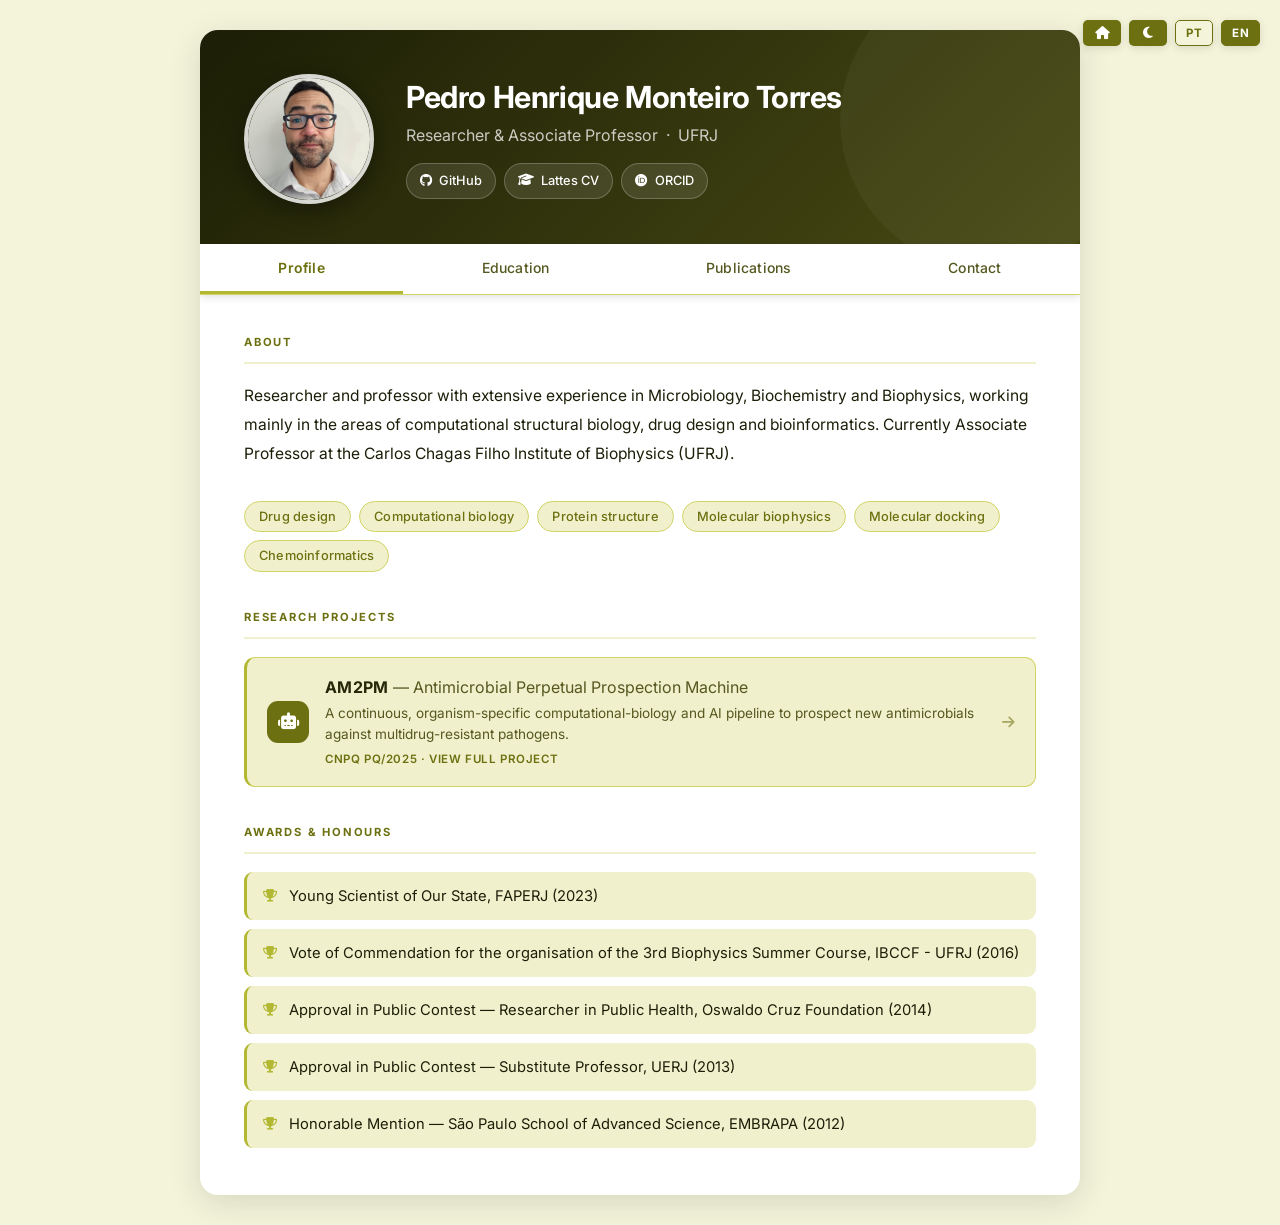
<file: index.html>
<!DOCTYPE html>
<html lang="en" data-theme="light">
<head>
    <meta charset="UTF-8">
    <meta name="viewport" content="width=device-width, initial-scale=1.0">
    <title>CV - Pedro Henrique Monteiro Torres</title>
    <link rel="preconnect" href="https://fonts.googleapis.com">
    <link rel="preconnect" href="https://fonts.gstatic.com" crossorigin>
    <link href="https://fonts.googleapis.com/css2?family=Inter:wght@300;400;500;600;700&display=swap" rel="stylesheet">
    <link rel="stylesheet" href="https://cdnjs.cloudflare.com/ajax/libs/font-awesome/6.5.0/css/all.min.css">
    <link rel="icon" type="image/svg+xml" href="favico.svg">
    <style>
        *, *::before, *::after { box-sizing: border-box; margin: 0; padding: 0; }

        /* ===== LIGHT MODE ===== */
        :root {
            --primary:       #26280a;
            --accent:        #6c7010;
            --accent-vivid:  #b3b833;
            --accent-light:  #f0f1cc;
            --text:          #1c1e08;
            --text-light:    #565820;
            --border:        #d2d468;
            --bg:            #f4f4db;
            --card:          #ffffff;
            --header-from:   #1c1e06;
            --header-to:     #484a14;
            --shadow:        rgba(26, 28, 8, 0.13);
            --tab-bg:        #ffffff;
            --toggle-bg:     #6c7010;
            --toggle-color:  #ffffff;
            --icon-bg:       #6c7010;
            --icon-color:    #ffffff;
        }

        /* ===== DARK MODE ===== */
        @media (prefers-color-scheme: dark) {
            :root:not([data-theme="light"]) {
                --primary:       #f0f0f0;
                --accent:        #b3b833;
                --accent-vivid:  #b3b833;
                --accent-light:  #1e1e1e;
                --text:          #e0e0e0;
                --text-light:    #888888;
                --border:        #2a2a2a;
                --bg:            #0d0d0d;
                --card:          #161616;
                --header-from:   #0d0d0d;
                --header-to:     #1c1c1c;
                --shadow:        rgba(0, 0, 0, 0.65);
                --tab-bg:        #161616;
                --toggle-bg:     #b3b833;
                --toggle-color:  #0d0d0d;
                --icon-bg:       #222222;
                --icon-color:    #b3b833;
            }
        }

        [data-theme="dark"] {
            --primary:       #f0f0f0;
            --accent:        #b3b833;
            --accent-vivid:  #b3b833;
            --accent-light:  #1e1e1e;
            --text:          #e0e0e0;
            --text-light:    #888888;
            --border:        #2a2a2a;
            --bg:            #0d0d0d;
            --card:          #161616;
            --header-from:   #0d0d0d;
            --header-to:     #1c1c1c;
            --shadow:        rgba(0, 0, 0, 0.65);
            --tab-bg:        #161616;
            --toggle-bg:     #b3b833;
            --toggle-color:  #0d0d0d;
            --icon-bg:       #222222;
            --icon-color:    #b3b833;
        }

        body {
            font-family: 'Inter', -apple-system, BlinkMacSystemFont, "Segoe UI", sans-serif;
            line-height: 1.7;
            color: var(--text);
            background-color: var(--bg);
            margin: 0;
            padding: 30px 20px;
            min-height: 100vh;
            transition: background-color 0.3s, color 0.3s;
        }

        /* ===== CONTROLS ===== */
        .controls {
            position: fixed;
            top: 20px;
            right: 20px;
            display: flex;
            align-items: center;
            gap: 8px;
            z-index: 1000;
        }

        .theme-toggle {
            width: 38px;
            height: 26px;
            background: var(--toggle-bg);
            color: var(--toggle-color);
            border: none;
            border-radius: 5px;
            cursor: pointer;
            display: flex;
            align-items: center;
            justify-content: center;
            font-size: 0.82em;
            box-shadow: 0 2px 8px var(--shadow);
            transition: background 0.3s, color 0.3s, transform 0.2s;
            flex-shrink: 0;
            text-decoration: none;
        }

        .theme-toggle:hover { transform: scale(1.1); }

        .lang-btn {
            height: 26px;
            padding: 0 10px;
            cursor: pointer;
            border-radius: 5px;
            border: 1px solid var(--toggle-bg);
            background: transparent;
            color: var(--accent);
            font-family: inherit;
            font-size: 0.72em;
            font-weight: 700;
            letter-spacing: 0.5px;
            box-shadow: 0 2px 8px var(--shadow);
            transition: background 0.2s, color 0.2s, transform 0.2s;
        }

        .lang-btn:hover { transform: scale(1.1); }
        .lang-btn.active {
            background: var(--toggle-bg);
            color: var(--toggle-color);
        }

        /* ===== CONTAINER ===== */
        .container {
            max-width: 880px;
            margin: 0 auto;
            background: var(--card);
            border-radius: 18px;
            overflow: hidden;
            box-shadow: 0 8px 32px var(--shadow);
            transition: background 0.3s, box-shadow 0.3s;
        }

        .cv-language-content { display: none; }
        .cv-language-content.active { display: block; }

        /* ===== HEADER ===== */
        .header {
            background: linear-gradient(135deg, var(--header-from) 0%, var(--header-to) 100%);
            padding: 44px 44px 40px;
            color: #fff;
            display: flex;
            align-items: center;
            gap: 32px;
            position: relative;
            overflow: hidden;
            transition: background 0.3s;
        }

        .header::after {
            content: '';
            position: absolute;
            top: -60px; right: -60px;
            width: 300px; height: 300px;
            background: rgba(255,255,255,0.04);
            border-radius: 50%;
            pointer-events: none;
        }

        .profile-pic {
            width: 130px; height: 130px;
            border-radius: 50%;
            object-fit: cover;
            border: 4px solid rgba(255,255,255,0.82);
            box-shadow: 0 6px 24px rgba(0,0,0,0.4);
            flex-shrink: 0;
            position: relative; z-index: 1;
        }

        .header-info { position: relative; z-index: 1; }

        .header-info h1 {
            font-size: 1.9em;
            font-weight: 700;
            letter-spacing: -0.4px;
            margin-bottom: 6px;
            line-height: 1.2;
        }

        .header-info h2 {
            font-size: 1em;
            font-weight: 400;
            opacity: 0.75;
            margin-bottom: 14px;
        }

        .header-links {
            display: flex;
            flex-wrap: wrap;
            gap: 8px;
        }

        .header-links a {
            display: inline-flex;
            align-items: center;
            gap: 7px;
            padding: 6px 13px;
            border-radius: 20px;
            background: rgba(255,255,255,0.1);
            border: 1px solid rgba(255,255,255,0.22);
            color: #fff;
            text-decoration: none;
            font-size: 0.8em;
            font-weight: 500;
            transition: background 0.2s, transform 0.2s;
        }

        .header-links a:hover {
            background: rgba(255,255,255,0.2);
            transform: translateY(-2px);
        }

        /* ===== NAVIGATION ===== */
        .tabs {
            display: flex;
            background: var(--tab-bg);
            border-bottom: 1px solid var(--border);
            position: sticky; top: 0; z-index: 100;
            box-shadow: 0 2px 8px var(--shadow);
            transition: background 0.3s, border-color 0.3s;
        }

        .tab-button {
            background: none;
            border: none;
            border-bottom: 3px solid transparent;
            color: var(--text-light);
            padding: 15px 20px;
            cursor: pointer;
            font-size: 0.875em;
            font-weight: 500;
            font-family: inherit;
            flex-grow: 1;
            transition: color 0.2s, background 0.2s, border-color 0.2s;
            letter-spacing: 0.2px;
        }

        .tab-button:hover {
            color: var(--accent);
            background: var(--accent-light);
        }

        .tab-button.active {
            color: var(--accent);
            border-bottom-color: var(--accent-vivid);
            font-weight: 600;
        }

        /* ===== CONTENT ===== */
        .tab-content {
            display: none;
            padding: 38px 44px;
            animation: fadeUp 0.3s ease;
        }

        .tab-content.active { display: block; }

        @keyframes fadeUp {
            from { opacity: 0; transform: translateY(10px); }
            to   { opacity: 1; transform: translateY(0); }
        }

        .section-title {
            font-size: 0.7em;
            font-weight: 700;
            text-transform: uppercase;
            letter-spacing: 1.8px;
            color: var(--accent);
            margin-bottom: 18px;
            padding-bottom: 10px;
            border-bottom: 2px solid var(--accent-light);
            transition: color 0.3s, border-color 0.3s;
        }

        .section-gap { margin-top: 36px; }

        .about-text {
            font-size: 0.975em;
            line-height: 1.85;
            margin-bottom: 32px;
            color: var(--text);
        }

        /* Awards */
        .awards-list { list-style: none; }

        .awards-list li {
            display: flex;
            align-items: flex-start;
            gap: 12px;
            padding: 13px 16px;
            margin-bottom: 9px;
            background: var(--accent-light);
            border-radius: 9px;
            border-left: 3px solid var(--accent-vivid);
            font-size: 0.92em;
            line-height: 1.5;
            transition: background 0.3s;
        }

        .awards-list li::before {
            content: '\f091';
            font-family: 'Font Awesome 6 Free';
            font-weight: 900;
            color: var(--accent-vivid);
            font-size: 0.85em;
            margin-top: 2px;
            flex-shrink: 0;
        }

        /* Timeline */
        .timeline { position: relative; padding-left: 28px; }

        .timeline::before {
            content: '';
            position: absolute;
            left: 7px; top: 8px; bottom: 4px;
            width: 2px;
            background: var(--border);
        }

        .timeline-item { position: relative; margin-bottom: 26px; }

        .timeline-item::before {
            content: '';
            position: absolute;
            left: -28px; top: 5px;
            width: 14px; height: 14px;
            border-radius: 50%;
            background: var(--card);
            border: 3px solid var(--accent-vivid);
            box-shadow: 0 0 0 3px rgba(179, 184, 51, 0.2);
            transition: background 0.3s;
        }

        .timeline-title {
            font-weight: 600;
            color: var(--primary);
            font-size: 0.95em;
            line-height: 1.4;
            transition: color 0.3s;
        }

        .timeline-sub {
            color: var(--text-light);
            font-size: 0.845em;
            margin-top: 3px;
        }

        /* Publications */
        .pub-list { list-style: none; }

        .pub-item {
            padding: 14px 16px;
            margin-bottom: 9px;
            background: var(--accent-light);
            border-radius: 9px;
            font-size: 0.875em;
            line-height: 1.65;
            border: 1px solid var(--border);
            transition: box-shadow 0.2s, border-color 0.2s, background 0.3s;
        }

        .pub-item:hover {
            box-shadow: 0 3px 14px var(--shadow);
            border-color: var(--accent-vivid);
        }

        .pub-item a {
            color: var(--accent);
            text-decoration: none;
            font-weight: 500;
            font-size: 0.9em;
        }

        .pub-item a:hover { text-decoration: underline; }

        /* Contact */
        .contact-grid {
            display: grid;
            grid-template-columns: 1fr 1fr;
            gap: 14px;
        }

        .contact-card {
            display: flex;
            align-items: center;
            gap: 14px;
            padding: 18px 20px;
            background: var(--accent-light);
            border-radius: 11px;
            text-decoration: none;
            color: var(--text);
            border: 1px solid var(--border);
            transition: border-color 0.2s, transform 0.2s, box-shadow 0.2s;
        }

        .contact-card:hover {
            border-color: var(--accent-vivid);
            transform: translateY(-2px);
            box-shadow: 0 5px 16px var(--shadow);
        }

        .contact-icon {
            width: 42px; height: 42px;
            background: var(--icon-bg);
            color: var(--icon-color);
            border-radius: 50%;
            display: flex;
            align-items: center;
            justify-content: center;
            font-size: 1em;
            flex-shrink: 0;
            transition: background 0.3s, color 0.3s;
        }

        .contact-label {
            font-size: 0.68em;
            text-transform: uppercase;
            letter-spacing: 1px;
            color: var(--text-light);
            font-weight: 600;
            margin-bottom: 2px;
        }

        .contact-value {
            font-size: 0.88em;
            font-weight: 500;
            color: var(--accent);
            word-break: break-all;
        }

        /* Keywords */
        .keywords-row {
            display: flex;
            flex-wrap: wrap;
            gap: 8px;
            margin-top: 10px;
        }

        .keyword-tag {
            background: var(--accent-light);
            color: var(--accent);
            border: 1px solid var(--border);
            border-radius: 20px;
            padding: 4px 14px;
            font-size: 0.8em;
            font-weight: 500;
            letter-spacing: 0.2px;
            transition: background 0.2s, border-color 0.2s;
        }

        .keyword-tag:hover {
            border-color: var(--accent-vivid);
            background: var(--accent-light);
        }

        /* Funding */
        .funding-item {
            padding: 14px 16px;
            margin-bottom: 9px;
            background: var(--accent-light);
            border-radius: 9px;
            border-left: 3px solid var(--accent-vivid);
            font-size: 0.88em;
            line-height: 1.6;
            transition: background 0.3s;
        }

        .funding-item strong {
            display: block;
            color: var(--primary);
            font-size: 0.95em;
            margin-bottom: 3px;
        }

        .funding-meta {
            color: var(--text-light);
            font-size: 0.85em;
        }

        /* Research projects (compact cards) */
        .project-card {
            display: flex;
            align-items: center;
            gap: 16px;
            padding: 16px 20px;
            background: var(--accent-light);
            border: 1px solid var(--border);
            border-left: 3px solid var(--accent-vivid);
            border-radius: 11px;
            text-decoration: none;
            color: var(--text);
            transition: background 0.3s, border-color 0.2s, transform 0.2s, box-shadow 0.2s;
        }

        .project-card + .project-card { margin-top: 12px; }

        a.project-card:hover {
            border-color: var(--accent-vivid);
            transform: translateY(-2px);
            box-shadow: 0 6px 18px var(--shadow);
        }

        .project-icon {
            width: 42px; height: 42px;
            flex-shrink: 0;
            background: var(--icon-bg);
            color: var(--icon-color);
            border-radius: 11px;
            display: flex;
            align-items: center;
            justify-content: center;
            font-size: 1.05em;
            transition: background 0.3s, color 0.3s;
        }

        .project-body { min-width: 0; flex-grow: 1; }

        .project-acronym {
            font-size: 1em;
            font-weight: 700;
            color: var(--primary);
            letter-spacing: 0.3px;
            transition: color 0.3s;
        }

        .project-acronym span { font-weight: 400; color: var(--text-light); letter-spacing: 0; }

        .project-tagline {
            font-size: 0.85em;
            line-height: 1.5;
            color: var(--text-light);
            margin-top: 2px;
        }

        .project-meta {
            font-size: 0.72em;
            text-transform: uppercase;
            letter-spacing: 0.6px;
            font-weight: 600;
            color: var(--accent);
            margin-top: 6px;
        }

        .project-arrow {
            flex-shrink: 0;
            color: var(--accent);
            font-size: 0.9em;
            opacity: 0.55;
            transition: transform 0.2s, opacity 0.2s;
        }

        a.project-card:hover .project-arrow { opacity: 1; transform: translateX(4px); }

        /* Responsive */
        @media (max-width: 620px) {
            body { padding: 10px; }
            .header { flex-direction: column; text-align: center; padding: 32px 24px 28px; }
            .tab-content { padding: 28px 22px; }
            .contact-grid { grid-template-columns: 1fr; }
            .tab-button { padding: 13px 10px; font-size: 0.8em; }
        }
    </style>
</head>
<body>

    <div class="controls">
        <a class="theme-toggle" href="https://monteirotorres.github.io" title="Home" aria-label="Back to landing page">
            <i class="fas fa-house"></i>
        </a>
        <button class="theme-toggle" id="theme-toggle" onclick="toggleTheme()" aria-label="Toggle dark/light mode">
            <i class="fas fa-moon" id="theme-icon"></i>
        </button>
        <button class="lang-btn" id="flag-pt" onclick="setLanguage('pt')" aria-label="Português">PT</button>
        <button class="lang-btn" id="flag-en" onclick="setLanguage('en')" aria-label="English">EN</button>
    </div>

    <div class="container">

        <!-- ===== PORTUGUÊS ===== -->
        <div id="cv-pt" class="cv-language-content">
            <div class="header">
                <img src="foto.jpg" alt="Pedro Henrique Monteiro Torres" class="profile-pic">
                <div class="header-info">
                    <h1>Pedro Henrique Monteiro Torres</h1>
                    <h2>Pesquisador &amp; Professor Adjunto &nbsp;&middot;&nbsp; UFRJ</h2>
                    <div class="header-links">
                        <a href="https://github.com/monteirotorres" target="_blank"><i class="fab fa-github"></i> GitHub</a>
                        <a href="http://lattes.cnpq.br/4188974374017863" target="_blank"><i class="fas fa-graduation-cap"></i> Currículo Lattes</a>
                        <a href="https://orcid.org/0000-0002-0945-1495" target="_blank"><i class="fab fa-orcid"></i> ORCID</a>
                    </div>
                </div>
            </div>

            <div class="tabs">
                <button class="tab-button active" onclick="openTab(event, 'perfil-pt')">Perfil</button>
                <button class="tab-button" onclick="openTab(event, 'formacao-pt')">Formação</button>
                <button class="tab-button" onclick="openTab(event, 'publicacoes-pt')">Publicações</button>
                <button class="tab-button" onclick="openTab(event, 'contato-pt')">Contato</button>
            </div>

            <div id="perfil-pt" class="tab-content active">
                <h3 class="section-title">Sobre</h3>
                <p class="about-text">Pesquisador e professor com vasta experiência em Microbiologia, Bioquímica e Biofísica, atuando principalmente nas áreas de biologia estrutural computacional, desenho de fármacos e bioinformática. Atualmente Professor Adjunto no Instituto de Biofísica Carlos Chagas Filho (UFRJ).</p>
                <div class="keywords-row">
                    <span class="keyword-tag">Desenho de fármacos</span>
                    <span class="keyword-tag">Biologia computacional</span>
                    <span class="keyword-tag">Estrutura de proteínas</span>
                    <span class="keyword-tag">Biofísica molecular</span>
                    <span class="keyword-tag">Docking molecular</span>
                    <span class="keyword-tag">Quimioinformática</span>
                </div>
                <h3 class="section-title section-gap">Projetos de Pesquisa</h3>
                <a class="project-card" href="am2pm.html">
                    <div class="project-icon"><i class="fas fa-robot"></i></div>
                    <div class="project-body">
                        <div class="project-acronym">AM2PM <span>— Máquina de Prospecção Perpétua de Antimicrobianos</span></div>
                        <div class="project-tagline">Pipeline contínua e organismo-específica de biologia computacional e IA para prospecção de novos antimicrobianos contra patógenos multirresistentes.</div>
                        <div class="project-meta">CNPq PQ/2025 · Ver projeto completo</div>
                    </div>
                    <i class="fas fa-arrow-right project-arrow"></i>
                </a>
                <h3 class="section-title section-gap">Prêmios e Títulos</h3>
                <ul class="awards-list">
                    <li>Jovem Cientista do Nosso Estado, FAPERJ (2023)</li>
                    <li>Moção de Louvor pela organização do 3° Curso de Verão em Biofísica, IBCCF - UFRJ (2016)</li>
                    <li>Aprovação em Concurso Público — Pesquisador em Saúde Pública, Fundação Oswaldo Cruz (2014)</li>
                    <li>Aprovação em Concurso Público — Professor Substituto, UERJ (2013)</li>
                    <li>Menção Honrosa — São Paulo School of Advanced Science, EMBRAPA (2012)</li>
                </ul>
            </div>

            <div id="formacao-pt" class="tab-content">
                <h3 class="section-title">Formação Acadêmica</h3>
                <div class="timeline">
                    <div class="timeline-item">
                        <div class="timeline-title">Doutorado em Ciências Biológicas (Biofísica)</div>
                        <div class="timeline-sub">Universidade Federal do Rio de Janeiro (UFRJ) &nbsp;&middot;&nbsp; 2014</div>
                    </div>
                    <div class="timeline-item">
                        <div class="timeline-title">Mestrado em Ciências Biológicas (Biofísica)</div>
                        <div class="timeline-sub">Universidade Federal do Rio de Janeiro (UFRJ) &nbsp;&middot;&nbsp; 2010</div>
                    </div>
                    <div class="timeline-item">
                        <div class="timeline-title">Graduação em Ciências Biológicas: Microbiologia e Imunologia</div>
                        <div class="timeline-sub">Universidade Federal do Rio de Janeiro (UFRJ) &nbsp;&middot;&nbsp; 2008</div>
                    </div>
                </div>
                <h3 class="section-title section-gap">Experiência Profissional</h3>
                <div class="timeline">
                    <div class="timeline-item">
                        <div class="timeline-title">Professor Adjunto</div>
                        <div class="timeline-sub">UFRJ &nbsp;&middot;&nbsp; Mar 2020 – Atual</div>
                    </div>
                    <div class="timeline-item">
                        <div class="timeline-title">Pesquisador Associado</div>
                        <div class="timeline-sub">University of Cambridge &nbsp;&middot;&nbsp; 2018 – 2020</div>
                    </div>
                    <div class="timeline-item">
                        <div class="timeline-title">Pesquisador (Programa de Computação Científica)</div>
                        <div class="timeline-sub">Fiocruz &nbsp;&middot;&nbsp; 2016 – 2018</div>
                    </div>
                    <div class="timeline-item">
                        <div class="timeline-title">Professor Substituto</div>
                        <div class="timeline-sub">UERJ &nbsp;&middot;&nbsp; 2013 – 2014</div>
                    </div>
                </div>
                <h3 class="section-title section-gap">Financiamentos</h3>
                <div class="funding-item">
                    <strong>Centro Multiusuário Darcy Fontoura de Almeida: do desenvolvimento de modelos animais a análises biofísicas e de biomoléculas na saúde e na doença</strong>
                    <span class="funding-meta">FINEP &nbsp;&middot;&nbsp; Nº 1368/24 &nbsp;&middot;&nbsp; 2025 – presente</span>
                </div>
                <div class="funding-item">
                    <strong>Buscando Novos Compostos com Potencial Terapêutico: Uma Visão Integrativa da Biologia Computacional</strong>
                    <span class="funding-meta">FAPERJ &nbsp;&middot;&nbsp; E-26/200.155/2023 &nbsp;&middot;&nbsp; 2023 – 2025</span>
                </div>
                <div class="funding-item">
                    <strong>Desenvolvimento, Integração e Aplicação de Ferramentas Computacionais na Prospecção de Alvos e Compostos com Potencial Terapêutico</strong>
                    <span class="funding-meta">FAPERJ &nbsp;&middot;&nbsp; E-26/211.545/2021 &nbsp;&middot;&nbsp; 2022 – 2024</span>
                </div>
                <div class="funding-item">
                    <strong>Receptor para Fator de Ativação de Plaquetas (PAF) e Lisofosfatidilcolina (LPC) em <em>Trypanosoma cruzi</em> como Alvo para Quimioterapia Experimental</strong>
                    <span class="funding-meta">CNPq &nbsp;&middot;&nbsp; 2022 – 2025</span>
                </div>
            </div>

            <div id="publicacoes-pt" class="tab-content">
                <h3 class="section-title">Artigos em Periódicos</h3>
                <ul class="pub-list">
                    <li class="pub-item">BANDEIRA, P.T. et al. (2025). Immunolocalization and 3D modeling of three unique proteins belonging to the costa of <em>Tritrichomonas foetus</em>. <em>Parasitology Research</em>. <a href="https://doi.org/10.1007/s00436-025-08466-4" target="_blank">[DOI]</a></li>
                    <li class="pub-item">GOMES, V.M.S. et al. (2025). RND/HAE-1 members in the Pseudomonadota phylum: exploring multidrug resistance. <em>Biophysical Reviews</em>. <a href="https://doi.org/10.1007/s12551-025-01297-8" target="_blank">[DOI]</a></li>
                    <li class="pub-item">DE VASCONCELOS E SOUZA, A. et al. (2024). Gene Expression and Prognostic Value of NADPH Oxidase Enzymes in Breast Cancer. <em>International Journal of Molecular Sciences</em>. <a href="https://doi.org/10.3390/ijms25063464" target="_blank">[DOI]</a></li>
                    <li class="pub-item">MOTTIN, M. et al. (2022). Chalcones from <em>Angelica keiskei</em> (ashitaba) inhibit key Zika virus replication proteins. <em>Bioorganic Chemistry</em>. <a href="https://doi.org/10.1016/j.bioorg.2022.105649" target="_blank">[DOI]</a></li>
                    <li class="pub-item">COELHO, F.S. et al. (2021). A novel receptor for platelet-activating factor and lysophosphatidylcholine in <em>Trypanosoma cruzi</em>. <em>Molecular Microbiology</em>. <a href="https://doi.org/10.1111/mmi.14778" target="_blank">[DOI]</a></li>
                    <li class="pub-item">ALSULAMI, A.F. et al. (2021). COSMIC Cancer Gene Census 3D database: understanding the impacts of mutations on cancer targets. <em>Briefings in Bioinformatics</em>. <a href="https://doi.org/10.1093/bib/bbab220" target="_blank">[DOI]</a></li>
                    <li class="pub-item">JOFILY, P. et al. (2021). Improving Blind Docking in DOCK6 through an Automated Preliminary Fragment Probing Strategy. <em>Molecules</em>. <a href="https://doi.org/10.3390/molecules26051224" target="_blank">[DOI]</a></li>
                    <li class="pub-item">MENDES, V. et al. (2021). Inhibiting <em>Mycobacterium tuberculosis</em> CoaBC by targeting an allosteric site. <em>Nature Communications</em>. <a href="https://doi.org/10.1038/s41467-020-20224-x" target="_blank">[DOI]</a></li>
                    <li class="pub-item">BEAUDOIN, C.A. et al. (2021). Predicted structural mimicry of spike receptor-binding motifs from highly pathogenic human coronaviruses. <em>Computational and Structural Biotechnology Journal</em>. <a href="https://doi.org/10.1016/j.csbj.2021.06.041" target="_blank">[DOI]</a></li>
                    <li class="pub-item">TORRES, P.H.M. et al. (2021). ProtCHOIR: a tool for proteome-scale generation of homo-oligomers. <em>Briefings in Bioinformatics</em>. <a href="https://doi.org/10.1093/bib/bbab182" target="_blank">[DOI]</a></li>
                    <li class="pub-item">ALSULAMI, A.F. et al. (2021). SARS-CoV-2 3D database: understanding the coronavirus proteome and evaluating possible drug targets. <em>Briefings in Bioinformatics</em>. <a href="https://doi.org/10.1093/bib/bbaa404" target="_blank">[DOI]</a></li>
                    <li class="pub-item">VEDITHI, S.C. et al. (2021). Structure-Guided Computational Approaches to Unravel Druggable Proteomic Landscape of <em>Mycobacterium leprae</em>. <em>Frontiers in Molecular Biosciences</em>. <a href="https://doi.org/10.3389/fmolb.2021.663301" target="_blank">[DOI]</a></li>
                    <li class="pub-item">COPOIU, L. et al. (2020). ProCarbDB: a database of carbohydrate-binding proteins. <em>Nucleic Acids Research</em>. <a href="https://doi.org/10.1093/nar/gkz860" target="_blank">[DOI]</a></li>
                    <li class="pub-item">TORRES, P.H.M. et al. (2019). Key Topics in Molecular Docking for Drug Design. <em>International Journal of Molecular Sciences</em>. <a href="https://doi.org/10.3390/ijms20184574" target="_blank">[DOI]</a></li>
                    <li class="pub-item">SKWARK, M.J. et al. (2019). Mabellini: a genome-wide database for understanding the structural proteome of <em>Mycobacterium abscessus</em>. <em>Database — Journal of Biological Databases and Curation</em>. <a href="https://doi.org/10.1093/database/baz113" target="_blank">[DOI]</a></li>
                    <li class="pub-item">MARYAM, A. et al. (2019). The Molecular Organization of Human cGMP Specific Phosphodiesterase 6 (PDE6). <em>Computational and Structural Biotechnology Journal</em>. <a href="https://doi.org/10.1016/j.csbj.2019.03.004" target="_blank">[DOI]</a></li>
                    <li class="pub-item">MOTTIN, M. et al. (2018). Computational drug discovery for the Zika virus. <em>Brazilian Journal of Pharmaceutical Sciences</em>. <a href="https://doi.org/10.1590/s2175-97902018000001002" target="_blank">[DOI]</a></li>
                    <li class="pub-item">GÓMEZ, M.M. et al. (2018). Genomic and structural features of the yellow fever virus from the 2016–2017 Brazilian outbreak. <em>Journal of General Virology</em>. <a href="https://doi.org/10.1099/jgv.0.001033" target="_blank">[DOI]</a></li>
                    <li class="pub-item">MARTINS, L.C. et al. (2018). Investigation of the binding mode of a novel cruzain inhibitor by docking, molecular dynamics, ab initio and MM/PBSA calculations. <em>Journal of Computer-Aided Molecular Design</em>. <a href="https://doi.org/10.1007/s10822-018-0112-3" target="_blank">[DOI]</a></li>
                    <li class="pub-item">MOTTIN, M. et al. (2018). The A–Z of Zika drug discovery. <em>Drug Discovery Today</em>. <a href="https://doi.org/10.1016/j.drudis.2018.06.014" target="_blank">[DOI]</a></li>
                    <li class="pub-item">SODERO, A.C.R. et al. (2017). Insights into cytochrome bc1 complex binding mode of antimalarial 2-hydroxy-1,4-naphthoquinones. <em>Memorias do Instituto Oswaldo Cruz</em>. <a href="https://doi.org/10.1590/0074-02760160417" target="_blank">[DOI]</a></li>
                    <li class="pub-item">TORRES, P.H.M. et al. (2016). Alternative Model for RND-Type Efflux Pump. <em>Journal of the Brazilian Chemical Society</em>. <a href="https://doi.org/10.5935/0103-5053.20160125" target="_blank">[DOI]</a></li>
                    <li class="pub-item">COSTA, L.B. et al. (2016). Compound profiling and 3D-QSAR studies of hydrazone derivatives with activity against intracellular <em>Trypanosoma cruzi</em>. <em>Bioorganic &amp; Medicinal Chemistry</em>. <a href="https://doi.org/10.1016/j.bmc.2016.02.027" target="_blank">[DOI]</a></li>
                    <li class="pub-item">SOARES, R.O. et al. (2016). Dataset showing the impact of the protonation states on molecular dynamics of HIV protease. <em>Data in Brief</em>. <a href="https://doi.org/10.1016/j.dib.2016.07.040" target="_blank">[DOI]</a></li>
                    <li class="pub-item">SOARES, R.O. et al. (2016). Unraveling HIV Protease Flaps Dynamics by Constant pH Molecular Dynamics Simulations. <em>Journal of Structural Biology</em>. <a href="https://doi.org/10.1016/j.jsb.2016.06.006" target="_blank">[DOI]</a></li>
                    <li class="pub-item">DE OLIVEIRA, V.M. et al. (2014). New treatments for Chagas disease and the relationship between chagasic patients and cancers. <em>Cancer Research Journal</em>. <a href="https://doi.org/10.11648/j.crj.s.2014020601.12" target="_blank">[DOI]</a></li>
                    <li class="pub-item">HOELZ, L.V.B. et al. (2013). G Protein-Coupled Receptors. <em>Revista Virtual de Química</em>. <a href="https://doi.org/10.5935/1984-6835.20130071" target="_blank">[DOI]</a></li>
                    <li class="pub-item">TORRES, P.H.M. et al. (2011). Structural analysis of the N-terminal fragment of the antiangiogenic protein endostatin. <em>Proteins</em>. <a href="https://doi.org/10.1002/prot.23096" target="_blank">[DOI]</a></li>
                </ul>
                <h3 class="section-title section-gap">Preprints</h3>
                <ul class="pub-list">
                    <li class="pub-item">SKWARK, M.J. et al. (2019). Analysis of metabolic pathways in mycobacteria to aid drug-target identification. <em>bioRxiv</em>. <a href="https://doi.org/10.1101/535856" target="_blank">[DOI]</a></li>
                </ul>
                <h3 class="section-title section-gap">Capítulos de Livros</h3>
                <ul class="pub-list">
                    <li class="pub-item">Waman, V.P. et al. (2020). The Genome3D Consortium for Structural Annotations of Selected Model Organisms. In: <em>Methods in Molecular Biology</em>. <a href="https://doi.org/10.1007/978-1-0716-0708-4_3" target="_blank">[DOI]</a></li>
                    <li class="pub-item">HOELZ, L.V.B. et al. (2015). G Protein-Coupled Receptors. In: <em>Compendium of Medicinal Chemistry</em>.</li>
                </ul>
                <h3 class="section-title section-gap">Resumos em Anais de Eventos</h3>
                <ul class="pub-list">
                    <li class="pub-item">TORRES, P.H.M. et al. (2010). Conformational Analysis of an Antiangiogenic and Antitumor Endostatin-Derived Peptide. In: <em>II Encontro Anual do INBEB</em>.</li>
                    <li class="pub-item">TORRES, P.H.M. et al. (2010). Conformational Analysis of an Antiangiogenic and Antitumor Endostatin-Derived Peptide. In: <em>3rd Latin American Protein Society Meeting</em>.</li>
                    <li class="pub-item">TORRES, P.H.M. et al. (2010). Molecular Dynamics Assisted Planning of Antiangiogenic Peptides Based on Endostatin. In: <em>III Latin American Postgraduate Program of Biophysics Course</em>.</li>
                </ul>
            </div>

            <div id="contato-pt" class="tab-content">
                <h3 class="section-title">Entre em Contato</h3>
                <div class="contact-grid">
                    <a href="mailto:monteirotorres@biof.ufrj.br" class="contact-card">
                        <div class="contact-icon"><i class="fas fa-envelope"></i></div>
                        <div>
                            <div class="contact-label">Email</div>
                            <div class="contact-value">monteirotorres@biof.ufrj.br</div>
                        </div>
                    </a>
                    <a href="https://github.com/monteirotorres" target="_blank" class="contact-card">
                        <div class="contact-icon"><i class="fab fa-github"></i></div>
                        <div>
                            <div class="contact-label">GitHub</div>
                            <div class="contact-value">monteirotorres</div>
                        </div>
                    </a>
                    <a href="http://lattes.cnpq.br/4188974374017863" target="_blank" class="contact-card">
                        <div class="contact-icon"><i class="fas fa-graduation-cap"></i></div>
                        <div>
                            <div class="contact-label">Currículo Lattes</div>
                            <div class="contact-value">Ver perfil no CNPq</div>
                        </div>
                    </a>
                    <a href="https://orcid.org/0000-0002-0945-1495" target="_blank" class="contact-card">
                        <div class="contact-icon"><i class="fab fa-orcid"></i></div>
                        <div>
                            <div class="contact-label">ORCID</div>
                            <div class="contact-value">0000-0002-0945-1495</div>
                        </div>
                    </a>
                    <a href="http://lmdm.biof.ufrj.br/en/" target="_blank" class="contact-card">
                        <div class="contact-icon"><i class="fas fa-flask"></i></div>
                        <div>
                            <div class="contact-label">Laboratório</div>
                            <div class="contact-value">LMDM – UFRJ</div>
                        </div>
                    </a>
                    <a href="http://www.researcherid.com/rid/C-7657-2015" target="_blank" class="contact-card">
                        <div class="contact-icon"><i class="fas fa-id-badge"></i></div>
                        <div>
                            <div class="contact-label">ResearcherID</div>
                            <div class="contact-value">C-7657-2015</div>
                        </div>
                    </a>
                    <a href="http://www.scopus.com/inward/authorDetails.url?authorID=57150247900&partnerID=MN8TOARS" target="_blank" class="contact-card">
                        <div class="contact-icon"><i class="fas fa-book-open"></i></div>
                        <div>
                            <div class="contact-label">Scopus Author ID</div>
                            <div class="contact-value">57150247900</div>
                        </div>
                    </a>
                </div>
            </div>
        </div>

        <!-- ===== ENGLISH ===== -->
        <div id="cv-en" class="cv-language-content">
            <div class="header">
                <img src="foto.jpg" alt="Pedro Henrique Monteiro Torres" class="profile-pic">
                <div class="header-info">
                    <h1>Pedro Henrique Monteiro Torres</h1>
                    <h2>Researcher &amp; Associate Professor &nbsp;&middot;&nbsp; UFRJ</h2>
                    <div class="header-links">
                        <a href="https://github.com/monteirotorres" target="_blank"><i class="fab fa-github"></i> GitHub</a>
                        <a href="http://lattes.cnpq.br/4188974374017863" target="_blank"><i class="fas fa-graduation-cap"></i> Lattes CV</a>
                        <a href="https://orcid.org/0000-0002-0945-1495" target="_blank"><i class="fab fa-orcid"></i> ORCID</a>
                    </div>
                </div>
            </div>

            <div class="tabs">
                <button class="tab-button active" onclick="openTab(event, 'perfil-en')">Profile</button>
                <button class="tab-button" onclick="openTab(event, 'formacao-en')">Education</button>
                <button class="tab-button" onclick="openTab(event, 'publicacoes-en')">Publications</button>
                <button class="tab-button" onclick="openTab(event, 'contato-en')">Contact</button>
            </div>

            <div id="perfil-en" class="tab-content active">
                <h3 class="section-title">About</h3>
                <p class="about-text">Researcher and professor with extensive experience in Microbiology, Biochemistry and Biophysics, working mainly in the areas of computational structural biology, drug design and bioinformatics. Currently Associate Professor at the Carlos Chagas Filho Institute of Biophysics (UFRJ).</p>
                <div class="keywords-row">
                    <span class="keyword-tag">Drug design</span>
                    <span class="keyword-tag">Computational biology</span>
                    <span class="keyword-tag">Protein structure</span>
                    <span class="keyword-tag">Molecular biophysics</span>
                    <span class="keyword-tag">Molecular docking</span>
                    <span class="keyword-tag">Chemoinformatics</span>
                </div>
                <h3 class="section-title section-gap">Research Projects</h3>
                <a class="project-card" href="am2pm.html">
                    <div class="project-icon"><i class="fas fa-robot"></i></div>
                    <div class="project-body">
                        <div class="project-acronym">AM2PM <span>— Antimicrobial Perpetual Prospection Machine</span></div>
                        <div class="project-tagline">A continuous, organism-specific computational-biology and AI pipeline to prospect new antimicrobials against multidrug-resistant pathogens.</div>
                        <div class="project-meta">CNPq PQ/2025 · View full project</div>
                    </div>
                    <i class="fas fa-arrow-right project-arrow"></i>
                </a>
                <h3 class="section-title section-gap">Awards &amp; Honours</h3>
                <ul class="awards-list">
                    <li>Young Scientist of Our State, FAPERJ (2023)</li>
                    <li>Vote of Commendation for the organisation of the 3rd Biophysics Summer Course, IBCCF - UFRJ (2016)</li>
                    <li>Approval in Public Contest — Researcher in Public Health, Oswaldo Cruz Foundation (2014)</li>
                    <li>Approval in Public Contest — Substitute Professor, UERJ (2013)</li>
                    <li>Honorable Mention — São Paulo School of Advanced Science, EMBRAPA (2012)</li>
                </ul>
            </div>

            <div id="formacao-en" class="tab-content">
                <h3 class="section-title">Academic Background</h3>
                <div class="timeline">
                    <div class="timeline-item">
                        <div class="timeline-title">PhD in Biological Sciences (Biophysics)</div>
                        <div class="timeline-sub">Federal University of Rio de Janeiro (UFRJ) &nbsp;&middot;&nbsp; 2014</div>
                    </div>
                    <div class="timeline-item">
                        <div class="timeline-title">Master in Biological Sciences (Biophysics)</div>
                        <div class="timeline-sub">Federal University of Rio de Janeiro (UFRJ) &nbsp;&middot;&nbsp; 2010</div>
                    </div>
                    <div class="timeline-item">
                        <div class="timeline-title">Bachelor in Biological Sciences: Microbiology and Immunology</div>
                        <div class="timeline-sub">Federal University of Rio de Janeiro (UFRJ) &nbsp;&middot;&nbsp; 2008</div>
                    </div>
                </div>
                <h3 class="section-title section-gap">Professional Experience</h3>
                <div class="timeline">
                    <div class="timeline-item">
                        <div class="timeline-title">Associate Professor</div>
                        <div class="timeline-sub">UFRJ &nbsp;&middot;&nbsp; Mar 2020 – Present</div>
                    </div>
                    <div class="timeline-item">
                        <div class="timeline-title">Associate Researcher</div>
                        <div class="timeline-sub">University of Cambridge &nbsp;&middot;&nbsp; 2018 – 2020</div>
                    </div>
                    <div class="timeline-item">
                        <div class="timeline-title">Researcher (Scientific Computing Program)</div>
                        <div class="timeline-sub">Fiocruz &nbsp;&middot;&nbsp; 2016 – 2018</div>
                    </div>
                    <div class="timeline-item">
                        <div class="timeline-title">Substitute Professor</div>
                        <div class="timeline-sub">UERJ &nbsp;&middot;&nbsp; 2013 – 2014</div>
                    </div>
                </div>
                <h3 class="section-title section-gap">Funding</h3>
                <div class="funding-item">
                    <strong>Darcy Fontoura de Almeida Multiuser Center: from the development of animal models to biophysical and biomolecular analyses in health and disease</strong>
                    <span class="funding-meta">FINEP &nbsp;&middot;&nbsp; No. 1368/24 &nbsp;&middot;&nbsp; 2025 – present</span>
                </div>
                <div class="funding-item">
                    <strong>Searching for New Compounds with Therapeutic Potential: An Integrative View of Computational Biology</strong>
                    <span class="funding-meta">FAPERJ &nbsp;&middot;&nbsp; E-26/200.155/2023 &nbsp;&middot;&nbsp; 2023 – 2025</span>
                </div>
                <div class="funding-item">
                    <strong>Development, Integration and Application of Computational Tools in the Prospecting of Targets and Compounds with Therapeutic Potential</strong>
                    <span class="funding-meta">FAPERJ &nbsp;&middot;&nbsp; E-26/211.545/2021 &nbsp;&middot;&nbsp; 2022 – 2024</span>
                </div>
                <div class="funding-item">
                    <strong>Receptor for Platelet Activating Factor (PAF) and Lysophosphatidylcholine (LPC) in <em>Trypanosoma cruzi</em> as a Target for Experimental Chemotherapy</strong>
                    <span class="funding-meta">CNPq &nbsp;&middot;&nbsp; 2022 – 2025</span>
                </div>
            </div>

            <div id="publicacoes-en" class="tab-content">
                <h3 class="section-title">Journal Articles</h3>
                <ul class="pub-list">
                    <li class="pub-item">BANDEIRA, P.T. et al. (2025). Immunolocalization and 3D modeling of three unique proteins belonging to the costa of <em>Tritrichomonas foetus</em>. <em>Parasitology Research</em>. <a href="https://doi.org/10.1007/s00436-025-08466-4" target="_blank">[DOI]</a></li>
                    <li class="pub-item">GOMES, V.M.S. et al. (2025). RND/HAE-1 members in the Pseudomonadota phylum: exploring multidrug resistance. <em>Biophysical Reviews</em>. <a href="https://doi.org/10.1007/s12551-025-01297-8" target="_blank">[DOI]</a></li>
                    <li class="pub-item">DE VASCONCELOS E SOUZA, A. et al. (2024). Gene Expression and Prognostic Value of NADPH Oxidase Enzymes in Breast Cancer. <em>International Journal of Molecular Sciences</em>. <a href="https://doi.org/10.3390/ijms25063464" target="_blank">[DOI]</a></li>
                    <li class="pub-item">MOTTIN, M. et al. (2022). Chalcones from <em>Angelica keiskei</em> (ashitaba) inhibit key Zika virus replication proteins. <em>Bioorganic Chemistry</em>. <a href="https://doi.org/10.1016/j.bioorg.2022.105649" target="_blank">[DOI]</a></li>
                    <li class="pub-item">COELHO, F.S. et al. (2021). A novel receptor for platelet-activating factor and lysophosphatidylcholine in <em>Trypanosoma cruzi</em>. <em>Molecular Microbiology</em>. <a href="https://doi.org/10.1111/mmi.14778" target="_blank">[DOI]</a></li>
                    <li class="pub-item">ALSULAMI, A.F. et al. (2021). COSMIC Cancer Gene Census 3D database: understanding the impacts of mutations on cancer targets. <em>Briefings in Bioinformatics</em>. <a href="https://doi.org/10.1093/bib/bbab220" target="_blank">[DOI]</a></li>
                    <li class="pub-item">JOFILY, P. et al. (2021). Improving Blind Docking in DOCK6 through an Automated Preliminary Fragment Probing Strategy. <em>Molecules</em>. <a href="https://doi.org/10.3390/molecules26051224" target="_blank">[DOI]</a></li>
                    <li class="pub-item">MENDES, V. et al. (2021). Inhibiting <em>Mycobacterium tuberculosis</em> CoaBC by targeting an allosteric site. <em>Nature Communications</em>. <a href="https://doi.org/10.1038/s41467-020-20224-x" target="_blank">[DOI]</a></li>
                    <li class="pub-item">BEAUDOIN, C.A. et al. (2021). Predicted structural mimicry of spike receptor-binding motifs from highly pathogenic human coronaviruses. <em>Computational and Structural Biotechnology Journal</em>. <a href="https://doi.org/10.1016/j.csbj.2021.06.041" target="_blank">[DOI]</a></li>
                    <li class="pub-item">TORRES, P.H.M. et al. (2021). ProtCHOIR: a tool for proteome-scale generation of homo-oligomers. <em>Briefings in Bioinformatics</em>. <a href="https://doi.org/10.1093/bib/bbab182" target="_blank">[DOI]</a></li>
                    <li class="pub-item">ALSULAMI, A.F. et al. (2021). SARS-CoV-2 3D database: understanding the coronavirus proteome and evaluating possible drug targets. <em>Briefings in Bioinformatics</em>. <a href="https://doi.org/10.1093/bib/bbaa404" target="_blank">[DOI]</a></li>
                    <li class="pub-item">VEDITHI, S.C. et al. (2021). Structure-Guided Computational Approaches to Unravel Druggable Proteomic Landscape of <em>Mycobacterium leprae</em>. <em>Frontiers in Molecular Biosciences</em>. <a href="https://doi.org/10.3389/fmolb.2021.663301" target="_blank">[DOI]</a></li>
                    <li class="pub-item">COPOIU, L. et al. (2020). ProCarbDB: a database of carbohydrate-binding proteins. <em>Nucleic Acids Research</em>. <a href="https://doi.org/10.1093/nar/gkz860" target="_blank">[DOI]</a></li>
                    <li class="pub-item">TORRES, P.H.M. et al. (2019). Key Topics in Molecular Docking for Drug Design. <em>International Journal of Molecular Sciences</em>. <a href="https://doi.org/10.3390/ijms20184574" target="_blank">[DOI]</a></li>
                    <li class="pub-item">SKWARK, M.J. et al. (2019). Mabellini: a genome-wide database for understanding the structural proteome of <em>Mycobacterium abscessus</em>. <em>Database — Journal of Biological Databases and Curation</em>. <a href="https://doi.org/10.1093/database/baz113" target="_blank">[DOI]</a></li>
                    <li class="pub-item">MARYAM, A. et al. (2019). The Molecular Organization of Human cGMP Specific Phosphodiesterase 6 (PDE6). <em>Computational and Structural Biotechnology Journal</em>. <a href="https://doi.org/10.1016/j.csbj.2019.03.004" target="_blank">[DOI]</a></li>
                    <li class="pub-item">MOTTIN, M. et al. (2018). Computational drug discovery for the Zika virus. <em>Brazilian Journal of Pharmaceutical Sciences</em>. <a href="https://doi.org/10.1590/s2175-97902018000001002" target="_blank">[DOI]</a></li>
                    <li class="pub-item">GÓMEZ, M.M. et al. (2018). Genomic and structural features of the yellow fever virus from the 2016–2017 Brazilian outbreak. <em>Journal of General Virology</em>. <a href="https://doi.org/10.1099/jgv.0.001033" target="_blank">[DOI]</a></li>
                    <li class="pub-item">MARTINS, L.C. et al. (2018). Investigation of the binding mode of a novel cruzain inhibitor by docking, molecular dynamics, ab initio and MM/PBSA calculations. <em>Journal of Computer-Aided Molecular Design</em>. <a href="https://doi.org/10.1007/s10822-018-0112-3" target="_blank">[DOI]</a></li>
                    <li class="pub-item">MOTTIN, M. et al. (2018). The A–Z of Zika drug discovery. <em>Drug Discovery Today</em>. <a href="https://doi.org/10.1016/j.drudis.2018.06.014" target="_blank">[DOI]</a></li>
                    <li class="pub-item">SODERO, A.C.R. et al. (2017). Insights into cytochrome bc1 complex binding mode of antimalarial 2-hydroxy-1,4-naphthoquinones. <em>Memorias do Instituto Oswaldo Cruz</em>. <a href="https://doi.org/10.1590/0074-02760160417" target="_blank">[DOI]</a></li>
                    <li class="pub-item">TORRES, P.H.M. et al. (2016). Alternative Model for RND-Type Efflux Pump. <em>Journal of the Brazilian Chemical Society</em>. <a href="https://doi.org/10.5935/0103-5053.20160125" target="_blank">[DOI]</a></li>
                    <li class="pub-item">COSTA, L.B. et al. (2016). Compound profiling and 3D-QSAR studies of hydrazone derivatives with activity against intracellular <em>Trypanosoma cruzi</em>. <em>Bioorganic &amp; Medicinal Chemistry</em>. <a href="https://doi.org/10.1016/j.bmc.2016.02.027" target="_blank">[DOI]</a></li>
                    <li class="pub-item">SOARES, R.O. et al. (2016). Dataset showing the impact of the protonation states on molecular dynamics of HIV protease. <em>Data in Brief</em>. <a href="https://doi.org/10.1016/j.dib.2016.07.040" target="_blank">[DOI]</a></li>
                    <li class="pub-item">SOARES, R.O. et al. (2016). Unraveling HIV Protease Flaps Dynamics by Constant pH Molecular Dynamics Simulations. <em>Journal of Structural Biology</em>. <a href="https://doi.org/10.1016/j.jsb.2016.06.006" target="_blank">[DOI]</a></li>
                    <li class="pub-item">DE OLIVEIRA, V.M. et al. (2014). New treatments for Chagas disease and the relationship between chagasic patients and cancers. <em>Cancer Research Journal</em>. <a href="https://doi.org/10.11648/j.crj.s.2014020601.12" target="_blank">[DOI]</a></li>
                    <li class="pub-item">HOELZ, L.V.B. et al. (2013). G Protein-Coupled Receptors. <em>Revista Virtual de Química</em>. <a href="https://doi.org/10.5935/1984-6835.20130071" target="_blank">[DOI]</a></li>
                    <li class="pub-item">TORRES, P.H.M. et al. (2011). Structural analysis of the N-terminal fragment of the antiangiogenic protein endostatin. <em>Proteins</em>. <a href="https://doi.org/10.1002/prot.23096" target="_blank">[DOI]</a></li>
                </ul>
                <h3 class="section-title section-gap">Preprints</h3>
                <ul class="pub-list">
                    <li class="pub-item">SKWARK, M.J. et al. (2019). Analysis of metabolic pathways in mycobacteria to aid drug-target identification. <em>bioRxiv</em>. <a href="https://doi.org/10.1101/535856" target="_blank">[DOI]</a></li>
                </ul>
                <h3 class="section-title section-gap">Book Chapters</h3>
                <ul class="pub-list">
                    <li class="pub-item">Waman, V.P. et al. (2020). The Genome3D Consortium for Structural Annotations of Selected Model Organisms. In: <em>Methods in Molecular Biology</em>. <a href="https://doi.org/10.1007/978-1-0716-0708-4_3" target="_blank">[DOI]</a></li>
                    <li class="pub-item">HOELZ, L.V.B. et al. (2015). G Protein-Coupled Receptors. In: <em>Compendium of Medicinal Chemistry</em>.</li>
                </ul>
                <h3 class="section-title section-gap">Abstracts in Event Proceedings</h3>
                <ul class="pub-list">
                    <li class="pub-item">TORRES, P.H.M. et al. (2010). Conformational Analysis of an Antiangiogenic and Antitumor Endostatin-Derived Peptide. In: <em>II INBEB Annual Meeting</em>.</li>
                    <li class="pub-item">TORRES, P.H.M. et al. (2010). Conformational Analysis of an Antiangiogenic and Antitumor Endostatin-Derived Peptide. In: <em>3rd Latin American Protein Society Meeting</em>.</li>
                    <li class="pub-item">TORRES, P.H.M. et al. (2010). Molecular Dynamics Assisted Planning of Antiangiogenic Peptides Based on Endostatin. In: <em>III Latin American Postgraduate Program of Biophysics Course</em>.</li>
                </ul>
            </div>

            <div id="contato-en" class="tab-content">
                <h3 class="section-title">Get in Touch</h3>
                <div class="contact-grid">
                    <a href="mailto:monteirotorres@biof.ufrj.br" class="contact-card">
                        <div class="contact-icon"><i class="fas fa-envelope"></i></div>
                        <div>
                            <div class="contact-label">Email</div>
                            <div class="contact-value">monteirotorres@biof.ufrj.br</div>
                        </div>
                    </a>
                    <a href="https://github.com/monteirotorres" target="_blank" class="contact-card">
                        <div class="contact-icon"><i class="fab fa-github"></i></div>
                        <div>
                            <div class="contact-label">GitHub</div>
                            <div class="contact-value">monteirotorres</div>
                        </div>
                    </a>
                    <a href="http://lattes.cnpq.br/4188974374017863" target="_blank" class="contact-card">
                        <div class="contact-icon"><i class="fas fa-graduation-cap"></i></div>
                        <div>
                            <div class="contact-label">Lattes CV</div>
                            <div class="contact-value">View CNPq profile</div>
                        </div>
                    </a>
                    <a href="https://orcid.org/0000-0002-0945-1495" target="_blank" class="contact-card">
                        <div class="contact-icon"><i class="fab fa-orcid"></i></div>
                        <div>
                            <div class="contact-label">ORCID</div>
                            <div class="contact-value">0000-0002-0945-1495</div>
                        </div>
                    </a>
                    <a href="http://lmdm.biof.ufrj.br/en/" target="_blank" class="contact-card">
                        <div class="contact-icon"><i class="fas fa-flask"></i></div>
                        <div>
                            <div class="contact-label">Laboratory</div>
                            <div class="contact-value">LMDM – UFRJ</div>
                        </div>
                    </a>
                    <a href="http://www.researcherid.com/rid/C-7657-2015" target="_blank" class="contact-card">
                        <div class="contact-icon"><i class="fas fa-id-badge"></i></div>
                        <div>
                            <div class="contact-label">ResearcherID</div>
                            <div class="contact-value">C-7657-2015</div>
                        </div>
                    </a>
                    <a href="http://www.scopus.com/inward/authorDetails.url?authorID=57150247900&partnerID=MN8TOARS" target="_blank" class="contact-card">
                        <div class="contact-icon"><i class="fas fa-book-open"></i></div>
                        <div>
                            <div class="contact-label">Scopus Author ID</div>
                            <div class="contact-value">57150247900</div>
                        </div>
                    </a>
                </div>
            </div>
        </div>
    </div>

    <script>
        function openTab(evt, tabName) {
            const parent = evt.currentTarget.closest('.cv-language-content');
            Array.from(parent.getElementsByClassName('tab-content')).forEach(el => el.classList.remove('active'));
            Array.from(parent.getElementsByClassName('tab-button')).forEach(el => el.classList.remove('active'));
            document.getElementById(tabName).classList.add('active');
            evt.currentTarget.classList.add('active');
        }

        function setLanguage(lang) {
            ['pt', 'en'].forEach(l => {
                document.getElementById('cv-' + l).classList.remove('active');
                document.getElementById('flag-' + l).classList.remove('active');
            });
            document.getElementById('cv-' + lang).classList.add('active');
            document.getElementById('flag-' + lang).classList.add('active');
            document.documentElement.lang = lang === 'pt' ? 'pt-BR' : 'en';
            document.querySelector('#cv-' + lang + ' .tab-button').click();
            localStorage.setItem('cv-lang', lang);
        }

        function toggleTheme() {
            const html = document.documentElement;
            const isDark = html.getAttribute('data-theme') === 'dark';
            const newTheme = isDark ? 'light' : 'dark';
            html.setAttribute('data-theme', newTheme);
            document.getElementById('theme-icon').className = isDark ? 'fas fa-moon' : 'fas fa-sun';
            localStorage.setItem('cv-theme', newTheme);
        }

        document.addEventListener('DOMContentLoaded', () => {
            const savedTheme = localStorage.getItem('cv-theme') ||
                (window.matchMedia('(prefers-color-scheme: dark)').matches ? 'dark' : 'light');
            document.documentElement.setAttribute('data-theme', savedTheme);
            document.getElementById('theme-icon').className = savedTheme === 'dark' ? 'fas fa-sun' : 'fas fa-moon';
            const savedLang = localStorage.getItem('cv-lang') || 'en';
            setLanguage(savedLang);
        });
    </script>
</body>
</html>
</file>
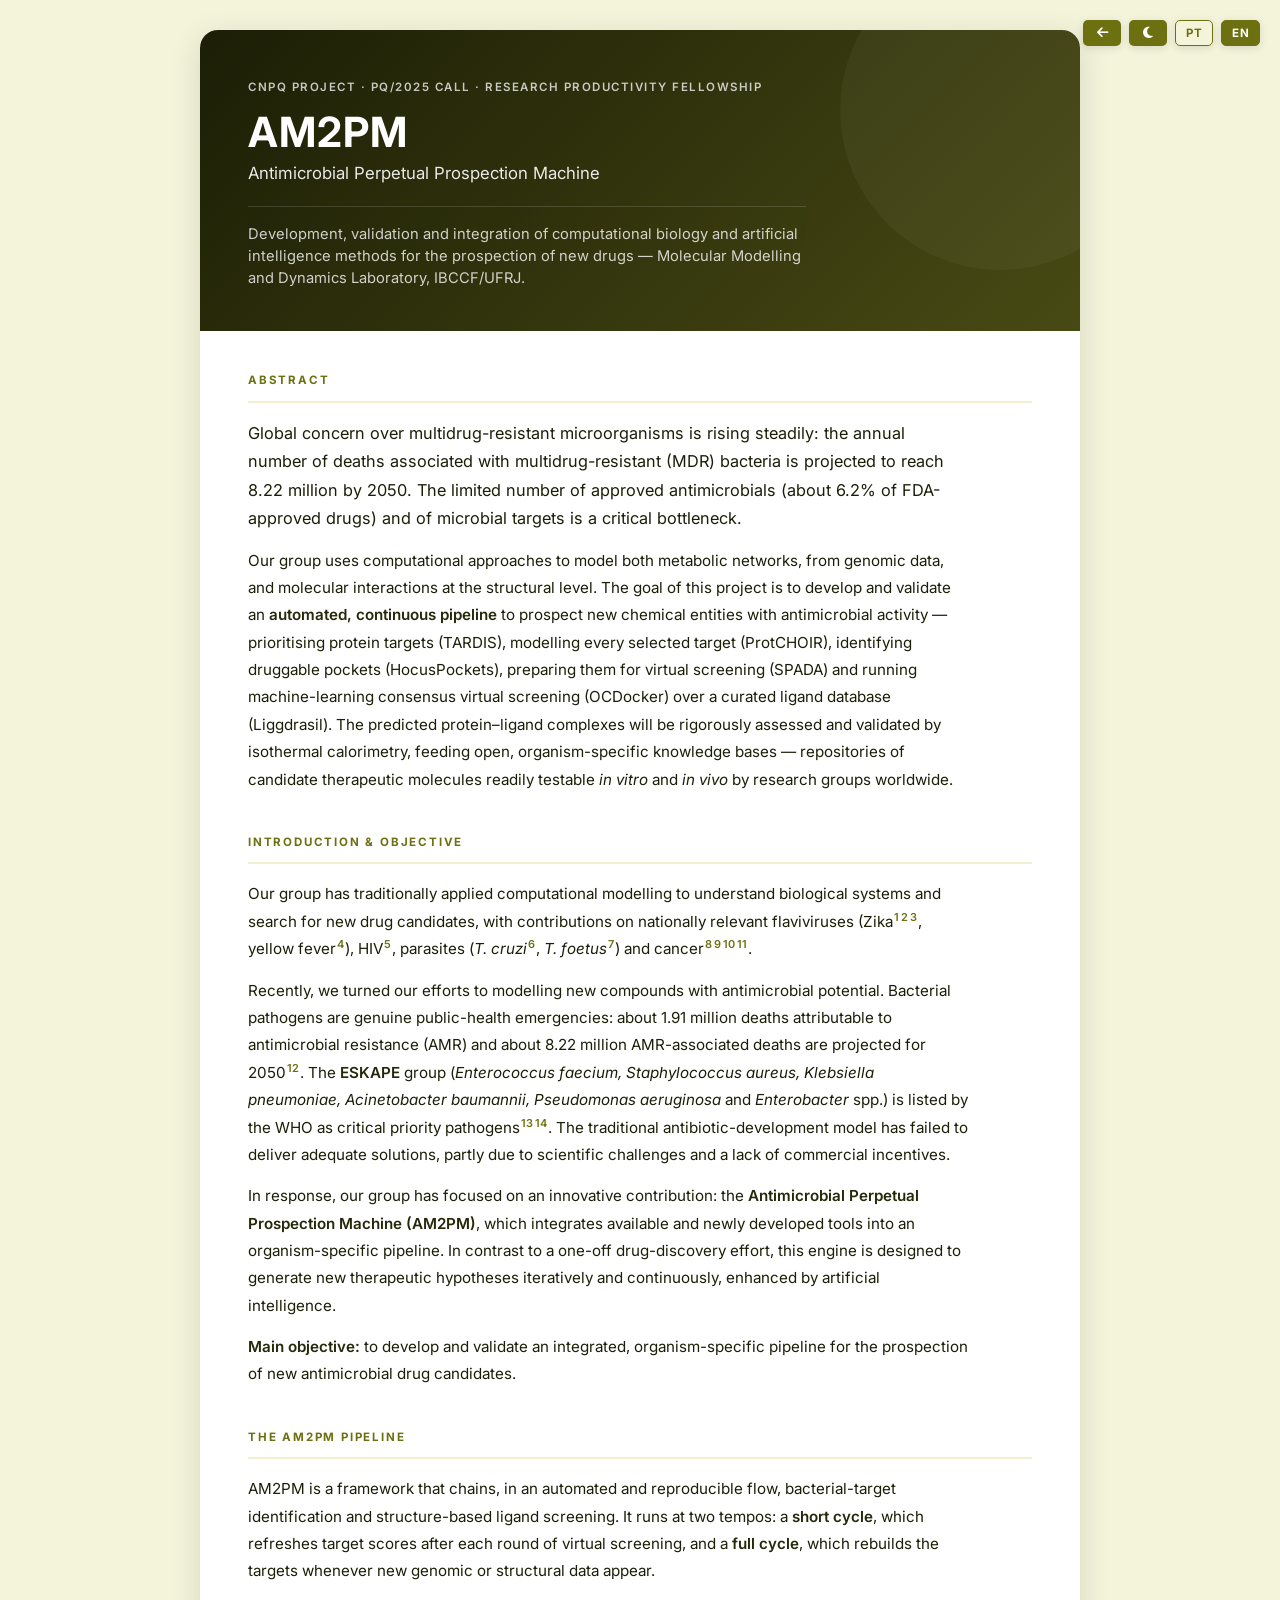
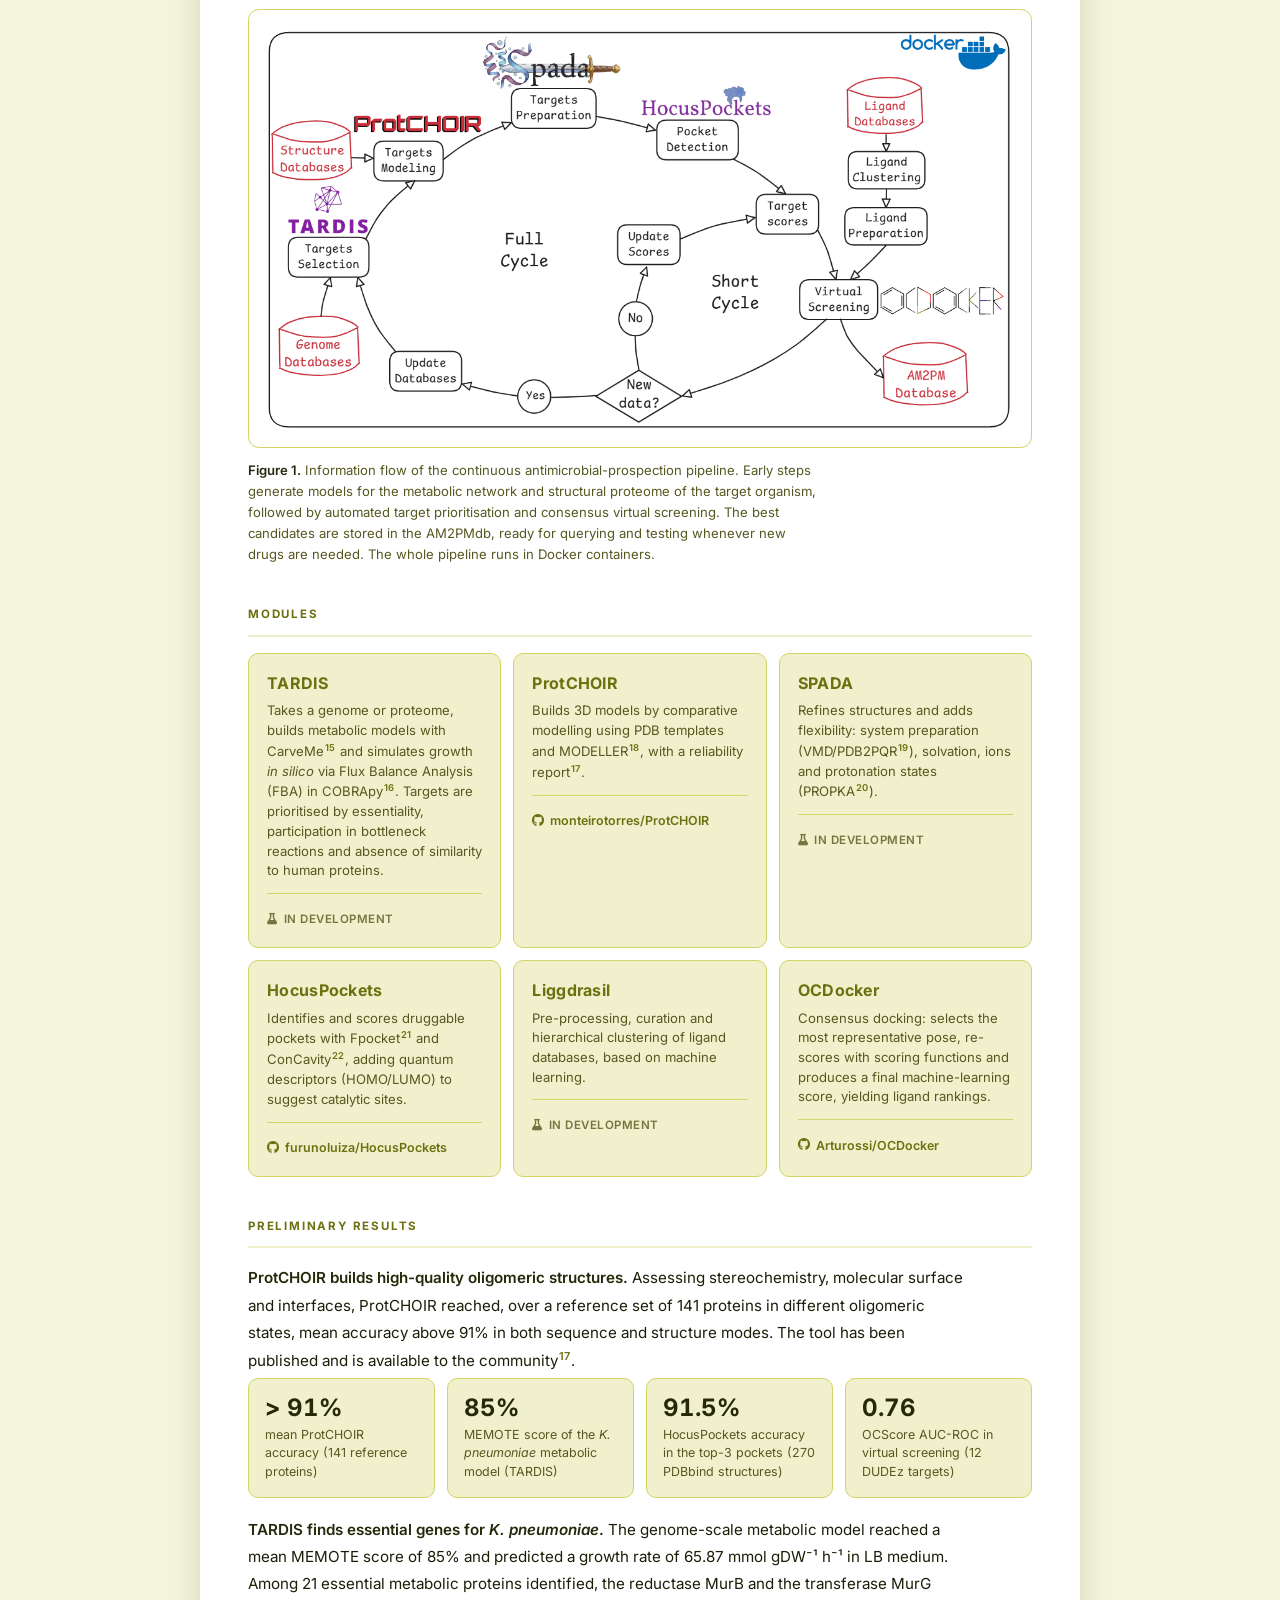
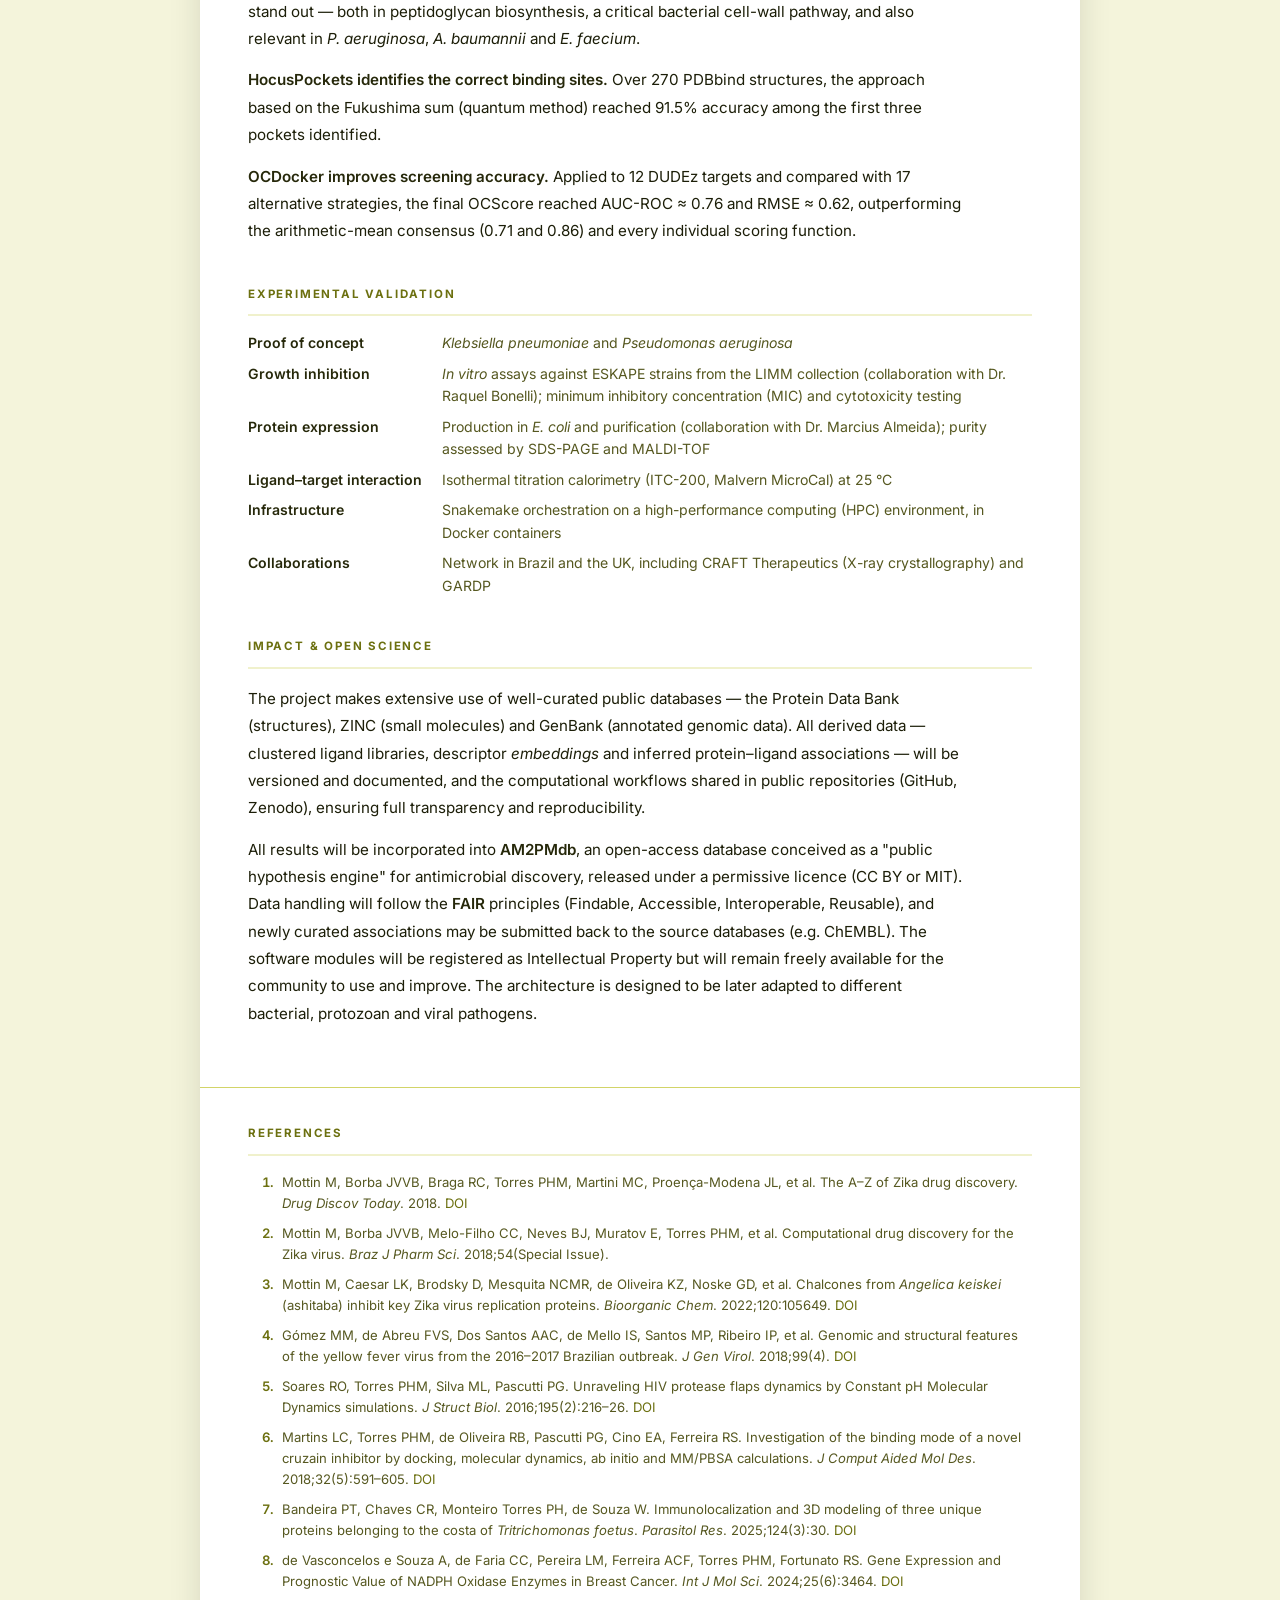
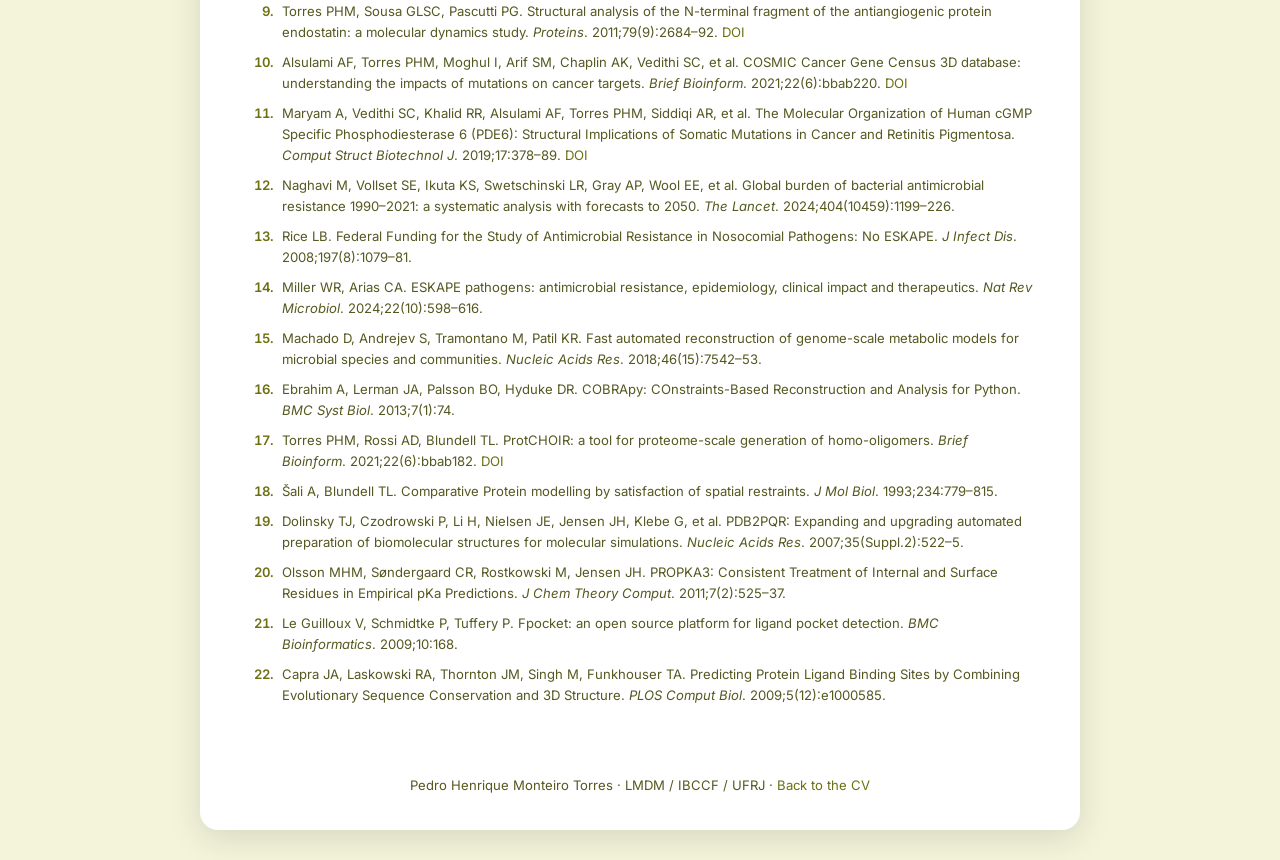
<file: am2pm.html>
<!DOCTYPE html>
<html lang="pt-BR" data-theme="light">
<head>
    <meta charset="UTF-8">
    <meta name="viewport" content="width=device-width, initial-scale=1.0">
    <title>AM2PM — Máquina de Prospecção Perpétua de Antimicrobianos</title>
    <meta name="description" content="AM2PM: pipeline contínua e organismo-específica de biologia computacional e inteligência artificial para a prospecção de novos fármacos antimicrobianos. Projeto CNPq PQ/2025 — Pedro Henrique Monteiro Torres, LMDM/IBCCF/UFRJ.">
    <link rel="preconnect" href="https://fonts.googleapis.com">
    <link rel="preconnect" href="https://fonts.gstatic.com" crossorigin>
    <link href="https://fonts.googleapis.com/css2?family=Inter:wght@300;400;500;600;700&display=swap" rel="stylesheet">
    <link rel="stylesheet" href="https://cdnjs.cloudflare.com/ajax/libs/font-awesome/6.5.0/css/all.min.css">
    <link rel="icon" type="image/svg+xml" href="favico.svg">
    <style>
        *, *::before, *::after { box-sizing: border-box; margin: 0; padding: 0; }

        /* ===== LIGHT MODE ===== */
        :root {
            --primary:       #26280a;
            --accent:        #6c7010;
            --accent-vivid:  #b3b833;
            --accent-light:  #f0f1cc;
            --text:          #1c1e08;
            --text-light:    #565820;
            --border:        #d2d468;
            --bg:            #f4f4db;
            --card:          #ffffff;
            --header-from:   #1c1e06;
            --header-to:     #484a14;
            --shadow:        rgba(26, 28, 8, 0.13);
            --toggle-bg:     #6c7010;
            --toggle-color:  #ffffff;
            --icon-bg:       #6c7010;
            --icon-color:    #ffffff;
        }

        /* ===== DARK MODE ===== */
        @media (prefers-color-scheme: dark) {
            :root:not([data-theme="light"]) {
                --primary:       #f0f0f0;
                --accent:        #b3b833;
                --accent-vivid:  #b3b833;
                --accent-light:  #1e1e1e;
                --text:          #e0e0e0;
                --text-light:    #888888;
                --border:        #2a2a2a;
                --bg:            #0d0d0d;
                --card:          #161616;
                --header-from:   #0d0d0d;
                --header-to:     #1c1c1c;
                --shadow:        rgba(0, 0, 0, 0.65);
                --toggle-bg:     #b3b833;
                --toggle-color:  #0d0d0d;
                --icon-bg:       #222222;
                --icon-color:    #b3b833;
            }
        }

        [data-theme="dark"] {
            --primary:       #f0f0f0;
            --accent:        #b3b833;
            --accent-vivid:  #b3b833;
            --accent-light:  #1e1e1e;
            --text:          #e0e0e0;
            --text-light:    #888888;
            --border:        #2a2a2a;
            --bg:            #0d0d0d;
            --card:          #161616;
            --header-from:   #0d0d0d;
            --header-to:     #1c1c1c;
            --shadow:        rgba(0, 0, 0, 0.65);
            --toggle-bg:     #b3b833;
            --toggle-color:  #0d0d0d;
            --icon-bg:       #222222;
            --icon-color:    #b3b833;
        }

        body {
            font-family: 'Inter', -apple-system, BlinkMacSystemFont, "Segoe UI", sans-serif;
            line-height: 1.7;
            color: var(--text);
            background-color: var(--bg);
            padding: 30px 20px;
            min-height: 100vh;
            transition: background-color 0.3s, color 0.3s;
        }

        /* ===== CONTROLS ===== */
        .controls {
            position: fixed;
            top: 20px;
            right: 20px;
            display: flex;
            align-items: center;
            gap: 8px;
            z-index: 1000;
        }

        .ctrl-btn {
            height: 26px;
            min-width: 38px;
            padding: 0 9px;
            background: var(--toggle-bg);
            color: var(--toggle-color);
            border: none;
            border-radius: 5px;
            cursor: pointer;
            display: flex;
            align-items: center;
            justify-content: center;
            font-size: 0.82em;
            box-shadow: 0 2px 8px var(--shadow);
            transition: background 0.3s, color 0.3s, transform 0.2s;
            text-decoration: none;
        }

        .ctrl-btn:hover { transform: scale(1.1); }

        .lang-btn {
            height: 26px;
            padding: 0 10px;
            cursor: pointer;
            border-radius: 5px;
            border: 1px solid var(--toggle-bg);
            background: transparent;
            color: var(--accent);
            font-family: inherit;
            font-size: 0.72em;
            font-weight: 700;
            letter-spacing: 0.5px;
            box-shadow: 0 2px 8px var(--shadow);
            transition: background 0.2s, color 0.2s, transform 0.2s;
        }

        .lang-btn:hover { transform: scale(1.1); }
        .lang-btn.active { background: var(--toggle-bg); color: var(--toggle-color); }

        /* ===== CONTAINER ===== */
        .container {
            max-width: 880px;
            margin: 0 auto;
            background: var(--card);
            border-radius: 18px;
            overflow: hidden;
            box-shadow: 0 8px 32px var(--shadow);
            transition: background 0.3s, box-shadow 0.3s;
        }

        /* ===== HEADER ===== */
        .proj-header {
            background: linear-gradient(135deg, var(--header-from) 0%, var(--header-to) 100%);
            padding: 48px 48px 42px;
            color: #fff;
            position: relative;
            overflow: hidden;
            transition: background 0.3s;
        }

        .proj-header::after {
            content: '';
            position: absolute;
            top: -80px; right: -80px;
            width: 320px; height: 320px;
            background: rgba(255,255,255,0.04);
            border-radius: 50%;
            pointer-events: none;
        }

        .proj-eyebrow {
            position: relative; z-index: 1;
            font-size: 0.72em;
            font-weight: 600;
            text-transform: uppercase;
            letter-spacing: 1.5px;
            opacity: 0.75;
            margin-bottom: 14px;
        }

        .proj-acronym-big {
            position: relative; z-index: 1;
            font-size: 2.6em;
            font-weight: 700;
            letter-spacing: 1px;
            line-height: 1;
            margin-bottom: 6px;
        }

        .proj-expansion {
            position: relative; z-index: 1;
            font-size: 1.05em;
            font-weight: 400;
            opacity: 0.9;
            margin-bottom: 18px;
        }

        .proj-fulltitle {
            position: relative; z-index: 1;
            font-size: 0.92em;
            font-weight: 400;
            opacity: 0.78;
            line-height: 1.5;
            max-width: 62ch;
            border-top: 1px solid rgba(255,255,255,0.18);
            padding-top: 16px;
        }

        /* ===== CONTENT ===== */
        .content { padding: 40px 48px 20px; }
        .lang-block { display: none; }
        .lang-block.active { display: block; }

        .section-title {
            font-size: 0.72em;
            font-weight: 700;
            text-transform: uppercase;
            letter-spacing: 1.8px;
            color: var(--accent);
            margin-bottom: 16px;
            padding-bottom: 10px;
            border-bottom: 2px solid var(--accent-light);
            transition: color 0.3s, border-color 0.3s;
        }

        .section + .section { margin-top: 40px; }

        .prose p {
            font-size: 0.95em;
            line-height: 1.8;
            margin-bottom: 14px;
            max-width: 72ch;
        }

        .prose p:last-child { margin-bottom: 0; }

        .lead {
            font-size: 1.02em !important;
            line-height: 1.75 !important;
            color: var(--text);
        }

        .prose em { font-style: italic; }
        .prose strong { font-weight: 600; color: var(--primary); }

        sup.ref {
            font-size: 0.72em;
            font-weight: 600;
            color: var(--accent);
            cursor: pointer;
            padding: 0 1px;
        }

        /* ===== FIGURE ===== */
        .figure {
            margin: 24px 0 4px;
        }

        .figure img {
            display: block;
            width: 100%;
            height: auto;
            background: #ffffff;
            padding: 14px;
            border-radius: 11px;
            border: 1px solid var(--border);
        }

        .figure figcaption {
            font-size: 0.82em;
            line-height: 1.6;
            color: var(--text-light);
            margin-top: 12px;
            max-width: 72ch;
        }

        .figure figcaption strong { color: var(--primary); font-weight: 600; }

        /* ===== GOALS ===== */
        .goals-list {
            list-style: none;
            counter-reset: goal;
            display: grid;
            gap: 10px;
        }

        .goals-list li {
            counter-increment: goal;
            position: relative;
            padding: 12px 16px 12px 48px;
            background: var(--accent-light);
            border-radius: 9px;
            border-left: 3px solid var(--accent-vivid);
            font-size: 0.9em;
            line-height: 1.55;
            transition: background 0.3s;
        }

        .goals-list li::before {
            content: counter(goal);
            position: absolute;
            left: 14px; top: 12px;
            width: 22px; height: 22px;
            background: var(--accent);
            color: #fff;
            border-radius: 50%;
            display: flex;
            align-items: center;
            justify-content: center;
            font-size: 0.78em;
            font-weight: 700;
        }

        /* ===== MODULES ===== */
        .modules {
            display: grid;
            grid-template-columns: repeat(auto-fill, minmax(230px, 1fr));
            gap: 12px;
            margin-top: 4px;
        }

        .module {
            background: var(--accent-light);
            border: 1px solid var(--border);
            border-radius: 10px;
            padding: 16px 18px;
            transition: background 0.3s, border-color 0.2s, transform 0.2s;
        }

        .module:hover { border-color: var(--accent-vivid); transform: translateY(-2px); }

        .module-name {
            font-size: 1em;
            font-weight: 700;
            color: var(--accent);
            letter-spacing: 0.3px;
            margin-bottom: 4px;
        }

        .module-role {
            font-size: 0.82em;
            line-height: 1.5;
            color: var(--text-light);
        }

        .module-foot {
            margin-top: 12px;
            padding-top: 10px;
            border-top: 1px solid var(--border);
        }

        .module-link {
            display: inline-flex;
            align-items: center;
            gap: 6px;
            font-size: 0.78em;
            font-weight: 600;
            color: var(--accent);
            text-decoration: none;
        }

        .module-link:hover { text-decoration: underline; }

        .module-wip {
            display: inline-flex;
            align-items: center;
            gap: 6px;
            font-size: 0.72em;
            font-weight: 600;
            text-transform: uppercase;
            letter-spacing: 0.5px;
            color: var(--text-light);
            opacity: 0.8;
        }

        /* ===== RESULT CARDS ===== */
        .result-stats {
            display: grid;
            grid-template-columns: repeat(auto-fit, minmax(150px, 1fr));
            gap: 12px;
            margin: 4px 0 18px;
        }

        .stat {
            background: var(--accent-light);
            border: 1px solid var(--border);
            border-radius: 10px;
            padding: 16px;
            transition: background 0.3s;
        }

        .stat-value {
            font-size: 1.5em;
            font-weight: 700;
            color: var(--primary);
            line-height: 1.1;
            font-variant-numeric: tabular-nums;
        }

        .stat-label {
            font-size: 0.78em;
            line-height: 1.45;
            color: var(--text-light);
            margin-top: 5px;
        }

        /* ===== FACTS ===== */
        .facts {
            display: grid;
            grid-template-columns: max-content 1fr;
            gap: 8px 20px;
            font-size: 0.88em;
            line-height: 1.6;
            margin-top: 4px;
        }

        .facts dt { font-weight: 600; color: var(--primary); }
        .facts dd { color: var(--text-light); }
        .facts dd em { font-style: italic; }

        /* ===== REFERENCES ===== */
        .references {
            padding: 36px 48px 44px;
            border-top: 1px solid var(--border);
            margin-top: 40px;
        }

        .ref-list {
            list-style: none;
            counter-reset: ref;
            display: grid;
            gap: 9px;
        }

        .ref-list li {
            counter-increment: ref;
            position: relative;
            padding-left: 34px;
            font-size: 0.82em;
            line-height: 1.6;
            color: var(--text-light);
        }

        .ref-list li::before {
            content: counter(ref) ".";
            position: absolute;
            left: 0; top: 0;
            width: 26px;
            text-align: right;
            font-weight: 600;
            color: var(--accent);
            font-variant-numeric: tabular-nums;
        }

        .ref-list li:target { background: var(--accent-light); border-radius: 6px; padding-top: 4px; padding-bottom: 4px; }
        .ref-list em { font-style: italic; }
        .ref-list a { color: var(--accent); text-decoration: none; }
        .ref-list a:hover { text-decoration: underline; }

        /* ===== FOOTER ===== */
        .proj-footer {
            padding: 24px 48px 34px;
            text-align: center;
            color: var(--text-light);
            font-size: 0.82em;
        }

        .proj-footer a { color: var(--accent); text-decoration: none; }
        .proj-footer a:hover { text-decoration: underline; }

        /* Responsive */
        @media (max-width: 620px) {
            body { padding: 10px; }
            .proj-header { padding: 36px 24px 30px; }
            .proj-acronym-big { font-size: 2em; }
            .content { padding: 30px 22px 14px; }
            .references { padding: 28px 22px 32px; }
            .proj-footer { padding: 20px 22px 28px; }
            .facts { grid-template-columns: 1fr; gap: 2px; }
            .facts dd { margin-bottom: 8px; }
        }
    </style>
</head>
<body>

    <div class="controls">
        <a class="ctrl-btn" href="index.html" title="Voltar ao CV" aria-label="Voltar ao CV"><i class="fas fa-arrow-left"></i></a>
        <button class="ctrl-btn" id="theme-toggle" onclick="toggleTheme()" aria-label="Alternar tema claro/escuro"><i class="fas fa-moon" id="theme-icon"></i></button>
        <button class="lang-btn" id="flag-pt" onclick="setLanguage('pt')">PT</button>
        <button class="lang-btn" id="flag-en" onclick="setLanguage('en')">EN</button>
    </div>

    <div class="container">

        <header class="proj-header">
            <div class="proj-eyebrow"><span data-i18n="eyebrow"></span></div>
            <div class="proj-acronym-big">AM2PM</div>
            <div class="proj-expansion" data-i18n="expansion"></div>
            <div class="proj-fulltitle" data-i18n="fulltitle"></div>
        </header>

        <div class="content">

            <!-- ====================== PORTUGUÊS ====================== -->
            <article id="content-pt" class="lang-block">

                <section class="section">
                    <h2 class="section-title">Resumo</h2>
                    <div class="prose">
                        <p class="lead">A preocupação global com microrganismos multirresistentes cresce de forma constante: estima-se que o número anual de mortes associadas a bactérias resistentes a múltiplos fármacos (MDR) chegue a 8,22 milhões até 2050. O número limitado de antimicrobianos aprovados (cerca de 6,2% dos medicamentos aprovados pela FDA) e de alvos microbianos constitui um gargalo crítico.</p>
                        <p>Em nosso grupo, utilizamos abordagens computacionais para modelar tanto redes metabólicas, a partir de dados genômicos, quanto interações moleculares em nível estrutural. O objetivo deste projeto é desenvolver e validar uma <strong>pipeline automatizada e contínua</strong> para prospectar novas entidades químicas com atividade antimicrobiana — priorizando alvos proteicos (TARDIS), modelando todos os alvos selecionados (ProtCHOIR), identificando cavidades exploráveis (HocusPockets), preparando-as para triagem virtual (SPADA) e realizando triagem virtual por consenso baseado em aprendizado de máquina (OCDocker) sobre um banco de ligantes curado (Liggdrasil). Os complexos proteína–ligante preditos serão rigorosamente avaliados e validados por calorimetria isotérmica, alimentando bases de conhecimento organismo-específicas e abertas — repositórios de potenciais moléculas terapêuticas prontamente testáveis <em>in vitro</em> e <em>in vivo</em> por grupos de pesquisa em todo o mundo.</p>
                    </div>
                </section>

                <section class="section">
                    <h2 class="section-title">Introdução e Objetivo</h2>
                    <div class="prose">
                        <p>Nosso grupo vem, tradicionalmente, aplicando técnicas de modelagem computacional na compreensão de sistemas biológicos e na busca por novos candidatos a fármacos, com contribuições em flavivírus de importância nacional (Zika<sup class="ref" data-ref="1">1</sup><sup class="ref" data-ref="2">2</sup><sup class="ref" data-ref="3">3</sup>, febre amarela<sup class="ref" data-ref="4">4</sup>), HIV<sup class="ref" data-ref="5">5</sup>, parasitoses (<em>T. cruzi</em><sup class="ref" data-ref="6">6</sup>, <em>T. foetus</em><sup class="ref" data-ref="7">7</sup>) e câncer<sup class="ref" data-ref="8">8</sup><sup class="ref" data-ref="9">9</sup><sup class="ref" data-ref="10">10</sup><sup class="ref" data-ref="11">11</sup>.</p>
                        <p>Recentemente, voltamos nossos esforços para a modelagem de novos compostos com potencial antimicrobiano. Patógenos bacterianos representam verdadeiras emergências de saúde pública, e estima-se que ocorrerão cerca de 1,91 milhão de mortes atribuíveis à resistência antimicrobiana (RAM) e cerca de 8,22 milhões de mortes associadas à RAM em 2050<sup class="ref" data-ref="12">12</sup>. As bactérias do grupo <strong>ESKAPE</strong> (<em>Enterococcus faecium, Staphylococcus aureus, Klebsiella pneumoniae, Acinetobacter baumannii, Pseudomonas aeruginosa</em> e <em>Enterobacter</em> spp.) são listadas pela OMS como patógenos prioritários críticos<sup class="ref" data-ref="13">13</sup><sup class="ref" data-ref="14">14</sup>. O modelo tradicional de desenvolvimento de antibióticos não tem fornecido soluções adequadas, em parte por desafios científicos e pela falta de incentivos comerciais.</p>
                        <p>Nesse sentido, nosso grupo tem focado em uma contribuição inovadora: a <strong>Máquina de Prospecção Perpétua de Antimicrobianos (AM2PM)</strong>, que integra ferramentas disponíveis e recém-desenvolvidas em um pipeline específico para cada organismo. Em contraste com um esforço pontual de descoberta de fármacos, esse motor foi projetado para gerar novas hipóteses terapêuticas de forma iterativa e contínua, aprimorado por inteligência artificial.</p>
                        <p><strong>Objetivo principal:</strong> desenvolver e validar uma pipeline integrada e organismo-específica de prospecção de novos candidatos a fármacos antimicrobianos.</p>
                    </div>
                </section>

                <section class="section">
                    <h2 class="section-title">A pipeline AM2PM</h2>
                    <div class="prose">
                        <p>O AM2PM é um framework que integra, em um fluxo automatizado e reprodutível, a identificação de alvos bacterianos e a triagem de ligantes baseada em estrutura. Opera em dois ritmos: um <strong>ciclo curto</strong>, que atualiza os escores dos alvos a cada rodada de triagem virtual, e um <strong>ciclo completo</strong>, que reconstrói os alvos sempre que surgem novos dados genômicos ou estruturais.</p>
                    </div>
                    <figure class="figure">
                        <img src="am2pm-pipeline.png" alt="Diagrama do fluxo de informações do AM2PM: TARDIS seleciona alvos a partir de bases de genomas; ProtCHOIR modela os alvos usando bases de estruturas; SPADA prepara os alvos; HocusPockets detecta cavidades; bases de ligantes passam por clusterização e preparação; OCDocker realiza a triagem virtual; ciclos completo e curto decidem se há novos dados e alimentam a base AM2PMdb." loading="lazy" width="1213" height="659">
                        <figcaption><strong>Figura 1.</strong> Fluxo de informações no pipeline de prospecção contínua de antimicrobianos. As primeiras etapas geram modelos para a rede metabólica e o proteoma estrutural do organismo-alvo, seguidas pela priorização automatizada de alvos e pela triagem virtual por consenso. Os melhores candidatos são armazenados no AM2PMdb, pronto para consulta e testes sempre que houver necessidade de novos fármacos. Toda a pipeline é executada em contêineres Docker.</figcaption>
                    </figure>
                </section>

                <section class="section">
                    <h2 class="section-title">Módulos</h2>
                    <div class="modules">
                        <div class="module">
                            <div class="module-name">TARDIS</div>
                            <div class="module-role">Recebe um genoma ou proteoma, gera modelos metabólicos com CarveMe<sup class="ref" data-ref="15">15</sup> e simula o crescimento <em>in silico</em> por Análise de Balanço de Fluxo (FBA) em COBRApy<sup class="ref" data-ref="16">16</sup>. Prioriza alvos por essencialidade, participação em reações de gargalo e ausência de similaridade com proteínas humanas.</div>
                            <div class="module-foot"><span class="module-wip"><i class="fas fa-flask"></i> Em desenvolvimento</span></div>
                        </div>
                        <div class="module">
                            <div class="module-name">ProtCHOIR</div>
                            <div class="module-role">Constrói modelos 3D por modelagem comparativa usando moldes do PDB e o MODELLER<sup class="ref" data-ref="18">18</sup>, com relatório de confiabilidade<sup class="ref" data-ref="17">17</sup>.</div>
                            <div class="module-foot"><a class="module-link" href="https://github.com/monteirotorres/ProtCHOIR" target="_blank" rel="noopener"><i class="fab fa-github"></i> monteirotorres/ProtCHOIR</a></div>
                        </div>
                        <div class="module">
                            <div class="module-name">SPADA</div>
                            <div class="module-role">Refina estruturas e incorpora flexibilidade: preparação do sistema (VMD/PDB2PQR<sup class="ref" data-ref="19">19</sup>), solvatação, íons e estados de protonação (PROPKA<sup class="ref" data-ref="20">20</sup>).</div>
                            <div class="module-foot"><span class="module-wip"><i class="fas fa-flask"></i> Em desenvolvimento</span></div>
                        </div>
                        <div class="module">
                            <div class="module-name">HocusPockets</div>
                            <div class="module-role">Identifica e pontua cavidades drogáveis com Fpocket<sup class="ref" data-ref="21">21</sup> e ConCavity<sup class="ref" data-ref="22">22</sup>, agregando descritores quânticos (HOMO/LUMO) para sugerir sítios catalíticos.</div>
                            <div class="module-foot"><a class="module-link" href="https://github.com/furunoluiza/HocusPockets" target="_blank" rel="noopener"><i class="fab fa-github"></i> furunoluiza/HocusPockets</a></div>
                        </div>
                        <div class="module">
                            <div class="module-name">Liggdrasil</div>
                            <div class="module-role">Pré-processamento, curadoria e clusterização hierárquica das bases de dados de ligantes, baseada em aprendizado de máquina.</div>
                            <div class="module-foot"><span class="module-wip"><i class="fas fa-flask"></i> Em desenvolvimento</span></div>
                        </div>
                        <div class="module">
                            <div class="module-name">OCDocker</div>
                            <div class="module-role">Docking por consenso: seleciona a pose mais representativa, reavalia com funções de pontuação e gera um score final por aprendizado de máquina, produzindo rankings de ligantes.</div>
                            <div class="module-foot"><a class="module-link" href="https://github.com/Arturossi/OCDocker" target="_blank" rel="noopener"><i class="fab fa-github"></i> Arturossi/OCDocker</a></div>
                        </div>
                    </div>
                </section>

                <section class="section">
                    <h2 class="section-title">Resultados preliminares</h2>
                    <div class="prose">
                        <p><strong>ProtCHOIR constrói estruturas oligoméricas de alta qualidade.</strong> Avaliando estereoquímica, superfície molecular e interfaces, o ProtCHOIR alcançou, sobre um conjunto de referência de 141 proteínas em diferentes estados oligoméricos, precisão média superior a 91% nos modos de sequência e estrutura. A ferramenta foi publicada e está disponível para a comunidade<sup class="ref" data-ref="17">17</sup>.</p>
                    </div>
                    <div class="result-stats">
                        <div class="stat"><div class="stat-value">&gt; 91%</div><div class="stat-label">precisão média do ProtCHOIR (141 proteínas de referência)</div></div>
                        <div class="stat"><div class="stat-value">85%</div><div class="stat-label">pontuação MEMOTE do modelo metabólico de <em>K. pneumoniae</em> (TARDIS)</div></div>
                        <div class="stat"><div class="stat-value">91,5%</div><div class="stat-label">precisão do HocusPockets nas 3 primeiras cavidades (270 estruturas do PDBbind)</div></div>
                        <div class="stat"><div class="stat-value">0,76</div><div class="stat-label">AUC-ROC do OCScore na triagem virtual (12 alvos DUDEz)</div></div>
                    </div>
                    <div class="prose">
                        <p><strong>TARDIS encontra genes essenciais para <em>K. pneumoniae</em>.</strong> O modelo metabólico em escala genômica alcançou pontuação MEMOTE média de 85% e previu taxa de crescimento de 65,87 mmol gDW⁻¹ h⁻¹ em meio LB. Entre 21 proteínas metabólicas essenciais identificadas, destacam-se a redutase MurB e a transferase MurG — ambas na biossíntese de peptidoglicano, via crítica da parede celular bacteriana, e também relevantes em <em>P. aeruginosa</em>, <em>A. baumannii</em> e <em>E. faecium</em>.</p>
                        <p><strong>HocusPockets identifica os sítios de ligação corretos.</strong> Sobre 270 estruturas do PDBbind, a abordagem baseada na soma de Fukushima (método quântico) atingiu 91,5% de precisão entre as três primeiras cavidades identificadas.</p>
                        <p><strong>OCDocker melhora a precisão da triagem.</strong> Aplicado a 12 alvos do DUDEz e comparado com 17 estratégias alternativas, o OCScore final alcançou AUC-ROC ≈ 0,76 e RMSE ≈ 0,62, superando o consenso por média aritmética (0,71 e 0,86) e as demais funções de pontuação individuais.</p>
                    </div>
                </section>

                <section class="section">
                    <h2 class="section-title">Validação experimental</h2>
                    <dl class="facts">
                        <dt>Prova de conceito</dt>
                        <dd><em>Klebsiella pneumoniae</em> e <em>Pseudomonas aeruginosa</em></dd>
                        <dt>Inibição de crescimento</dt>
                        <dd>Ensaios <em>in vitro</em> contra cepas ESKAPE da coleção do LIMM (colaboração com a Dra. Raquel Bonelli); determinação da concentração inibitória mínima (CIM) e testes de citotoxicidade</dd>
                        <dt>Expressão proteica</dt>
                        <dd>Produção em <em>E. coli</em> e purificação (colaboração com o Dr. Marcius Almeida); pureza avaliada por SDS-PAGE e MALDI-TOF</dd>
                        <dt>Interação ligante–alvo</dt>
                        <dd>Calorimetria de titulação isotérmica (ITC-200, Malvern MicroCal) a 25 °C</dd>
                        <dt>Infraestrutura</dt>
                        <dd>Orquestração com Snakemake em ambiente de computação de alto desempenho (HPC), em contêineres Docker</dd>
                        <dt>Colaborações</dt>
                        <dd>Rede no Brasil e no Reino Unido, incluindo CRAFT Therapeutics (cristalografia de raios X) e GARDP</dd>
                    </dl>
                </section>

                <section class="section">
                    <h2 class="section-title">Impacto e ciência aberta</h2>
                    <div class="prose">
                        <p>O projeto fará uso extensivo de bases públicas bem curadas — Protein Data Bank (estruturas), ZINC (pequenas moléculas) e GenBank (dados genômicos anotados). Todos os dados derivados — bibliotecas de ligantes agrupadas, <em>embeddings</em> de descritores e associações proteína–ligante inferidas — serão versionados e documentados, e os fluxos de trabalho compartilhados em repositórios públicos (GitHub, Zenodo), assegurando transparência e reprodutibilidade.</p>
                        <p>Os resultados serão incorporados ao <strong>AM2PMdb</strong>, base de acesso aberto concebida como um "motor público de hipóteses" para a descoberta de antimicrobianos, publicada sob licença permissiva (CC BY ou MIT). O tratamento de dados seguirá os princípios <strong>FAIR</strong> (Encontráveis, Acessíveis, Interoperáveis e Reutilizáveis), e novas associações curadas poderão ser submetidas de volta às bases de origem (p. ex. ChEMBL). Os módulos de software serão registrados como Propriedade Intelectual, mas permanecerão livremente disponíveis para uso e aperfeiçoamento pela comunidade. A arquitetura foi concebida para ser posteriormente adaptada a diferentes patógenos bacterianos, protozoários e virais.</p>
                    </div>
                </section>
            </article>

            <!-- ====================== ENGLISH ====================== -->
            <article id="content-en" class="lang-block">

                <section class="section">
                    <h2 class="section-title">Abstract</h2>
                    <div class="prose">
                        <p class="lead">Global concern over multidrug-resistant microorganisms is rising steadily: the annual number of deaths associated with multidrug-resistant (MDR) bacteria is projected to reach 8.22 million by 2050. The limited number of approved antimicrobials (about 6.2% of FDA-approved drugs) and of microbial targets is a critical bottleneck.</p>
                        <p>Our group uses computational approaches to model both metabolic networks, from genomic data, and molecular interactions at the structural level. The goal of this project is to develop and validate an <strong>automated, continuous pipeline</strong> to prospect new chemical entities with antimicrobial activity — prioritising protein targets (TARDIS), modelling every selected target (ProtCHOIR), identifying druggable pockets (HocusPockets), preparing them for virtual screening (SPADA) and running machine-learning consensus virtual screening (OCDocker) over a curated ligand database (Liggdrasil). The predicted protein–ligand complexes will be rigorously assessed and validated by isothermal calorimetry, feeding open, organism-specific knowledge bases — repositories of candidate therapeutic molecules readily testable <em>in vitro</em> and <em>in vivo</em> by research groups worldwide.</p>
                    </div>
                </section>

                <section class="section">
                    <h2 class="section-title">Introduction &amp; Objective</h2>
                    <div class="prose">
                        <p>Our group has traditionally applied computational modelling to understand biological systems and search for new drug candidates, with contributions on nationally relevant flaviviruses (Zika<sup class="ref" data-ref="1">1</sup><sup class="ref" data-ref="2">2</sup><sup class="ref" data-ref="3">3</sup>, yellow fever<sup class="ref" data-ref="4">4</sup>), HIV<sup class="ref" data-ref="5">5</sup>, parasites (<em>T. cruzi</em><sup class="ref" data-ref="6">6</sup>, <em>T. foetus</em><sup class="ref" data-ref="7">7</sup>) and cancer<sup class="ref" data-ref="8">8</sup><sup class="ref" data-ref="9">9</sup><sup class="ref" data-ref="10">10</sup><sup class="ref" data-ref="11">11</sup>.</p>
                        <p>Recently, we turned our efforts to modelling new compounds with antimicrobial potential. Bacterial pathogens are genuine public-health emergencies: about 1.91 million deaths attributable to antimicrobial resistance (AMR) and about 8.22 million AMR-associated deaths are projected for 2050<sup class="ref" data-ref="12">12</sup>. The <strong>ESKAPE</strong> group (<em>Enterococcus faecium, Staphylococcus aureus, Klebsiella pneumoniae, Acinetobacter baumannii, Pseudomonas aeruginosa</em> and <em>Enterobacter</em> spp.) is listed by the WHO as critical priority pathogens<sup class="ref" data-ref="13">13</sup><sup class="ref" data-ref="14">14</sup>. The traditional antibiotic-development model has failed to deliver adequate solutions, partly due to scientific challenges and a lack of commercial incentives.</p>
                        <p>In response, our group has focused on an innovative contribution: the <strong>Antimicrobial Perpetual Prospection Machine (AM2PM)</strong>, which integrates available and newly developed tools into an organism-specific pipeline. In contrast to a one-off drug-discovery effort, this engine is designed to generate new therapeutic hypotheses iteratively and continuously, enhanced by artificial intelligence.</p>
                        <p><strong>Main objective:</strong> to develop and validate an integrated, organism-specific pipeline for the prospection of new antimicrobial drug candidates.</p>
                    </div>
                </section>

                <section class="section">
                    <h2 class="section-title">The AM2PM pipeline</h2>
                    <div class="prose">
                        <p>AM2PM is a framework that chains, in an automated and reproducible flow, bacterial-target identification and structure-based ligand screening. It runs at two tempos: a <strong>short cycle</strong>, which refreshes target scores after each round of virtual screening, and a <strong>full cycle</strong>, which rebuilds the targets whenever new genomic or structural data appear.</p>
                    </div>
                    <figure class="figure">
                        <img src="am2pm-pipeline.png" alt="Diagram of the AM2PM information flow: TARDIS selects targets from genome databases; ProtCHOIR models the targets using structure databases; SPADA prepares the targets; HocusPockets detects pockets; ligand databases are clustered and prepared; OCDocker performs virtual screening; full and short cycles decide whether new data exist and feed the AM2PMdb database." loading="lazy" width="1213" height="659">
                        <figcaption><strong>Figure 1.</strong> Information flow of the continuous antimicrobial-prospection pipeline. Early steps generate models for the metabolic network and structural proteome of the target organism, followed by automated target prioritisation and consensus virtual screening. The best candidates are stored in the AM2PMdb, ready for querying and testing whenever new drugs are needed. The whole pipeline runs in Docker containers.</figcaption>
                    </figure>
                </section>

                <section class="section">
                    <h2 class="section-title">Modules</h2>
                    <div class="modules">
                        <div class="module">
                            <div class="module-name">TARDIS</div>
                            <div class="module-role">Takes a genome or proteome, builds metabolic models with CarveMe<sup class="ref" data-ref="15">15</sup> and simulates growth <em>in silico</em> via Flux Balance Analysis (FBA) in COBRApy<sup class="ref" data-ref="16">16</sup>. Targets are prioritised by essentiality, participation in bottleneck reactions and absence of similarity to human proteins.</div>
                            <div class="module-foot"><span class="module-wip"><i class="fas fa-flask"></i> In development</span></div>
                        </div>
                        <div class="module">
                            <div class="module-name">ProtCHOIR</div>
                            <div class="module-role">Builds 3D models by comparative modelling using PDB templates and MODELLER<sup class="ref" data-ref="18">18</sup>, with a reliability report<sup class="ref" data-ref="17">17</sup>.</div>
                            <div class="module-foot"><a class="module-link" href="https://github.com/monteirotorres/ProtCHOIR" target="_blank" rel="noopener"><i class="fab fa-github"></i> monteirotorres/ProtCHOIR</a></div>
                        </div>
                        <div class="module">
                            <div class="module-name">SPADA</div>
                            <div class="module-role">Refines structures and adds flexibility: system preparation (VMD/PDB2PQR<sup class="ref" data-ref="19">19</sup>), solvation, ions and protonation states (PROPKA<sup class="ref" data-ref="20">20</sup>).</div>
                            <div class="module-foot"><span class="module-wip"><i class="fas fa-flask"></i> In development</span></div>
                        </div>
                        <div class="module">
                            <div class="module-name">HocusPockets</div>
                            <div class="module-role">Identifies and scores druggable pockets with Fpocket<sup class="ref" data-ref="21">21</sup> and ConCavity<sup class="ref" data-ref="22">22</sup>, adding quantum descriptors (HOMO/LUMO) to suggest catalytic sites.</div>
                            <div class="module-foot"><a class="module-link" href="https://github.com/furunoluiza/HocusPockets" target="_blank" rel="noopener"><i class="fab fa-github"></i> furunoluiza/HocusPockets</a></div>
                        </div>
                        <div class="module">
                            <div class="module-name">Liggdrasil</div>
                            <div class="module-role">Pre-processing, curation and hierarchical clustering of ligand databases, based on machine learning.</div>
                            <div class="module-foot"><span class="module-wip"><i class="fas fa-flask"></i> In development</span></div>
                        </div>
                        <div class="module">
                            <div class="module-name">OCDocker</div>
                            <div class="module-role">Consensus docking: selects the most representative pose, re-scores with scoring functions and produces a final machine-learning score, yielding ligand rankings.</div>
                            <div class="module-foot"><a class="module-link" href="https://github.com/Arturossi/OCDocker" target="_blank" rel="noopener"><i class="fab fa-github"></i> Arturossi/OCDocker</a></div>
                        </div>
                    </div>
                </section>

                <section class="section">
                    <h2 class="section-title">Preliminary results</h2>
                    <div class="prose">
                        <p><strong>ProtCHOIR builds high-quality oligomeric structures.</strong> Assessing stereochemistry, molecular surface and interfaces, ProtCHOIR reached, over a reference set of 141 proteins in different oligomeric states, mean accuracy above 91% in both sequence and structure modes. The tool has been published and is available to the community<sup class="ref" data-ref="17">17</sup>.</p>
                    </div>
                    <div class="result-stats">
                        <div class="stat"><div class="stat-value">&gt; 91%</div><div class="stat-label">mean ProtCHOIR accuracy (141 reference proteins)</div></div>
                        <div class="stat"><div class="stat-value">85%</div><div class="stat-label">MEMOTE score of the <em>K. pneumoniae</em> metabolic model (TARDIS)</div></div>
                        <div class="stat"><div class="stat-value">91.5%</div><div class="stat-label">HocusPockets accuracy in the top-3 pockets (270 PDBbind structures)</div></div>
                        <div class="stat"><div class="stat-value">0.76</div><div class="stat-label">OCScore AUC-ROC in virtual screening (12 DUDEz targets)</div></div>
                    </div>
                    <div class="prose">
                        <p><strong>TARDIS finds essential genes for <em>K. pneumoniae</em>.</strong> The genome-scale metabolic model reached a mean MEMOTE score of 85% and predicted a growth rate of 65.87 mmol gDW⁻¹ h⁻¹ in LB medium. Among 21 essential metabolic proteins identified, the reductase MurB and the transferase MurG stand out — both in peptidoglycan biosynthesis, a critical bacterial cell-wall pathway, and also relevant in <em>P. aeruginosa</em>, <em>A. baumannii</em> and <em>E. faecium</em>.</p>
                        <p><strong>HocusPockets identifies the correct binding sites.</strong> Over 270 PDBbind structures, the approach based on the Fukushima sum (quantum method) reached 91.5% accuracy among the first three pockets identified.</p>
                        <p><strong>OCDocker improves screening accuracy.</strong> Applied to 12 DUDEz targets and compared with 17 alternative strategies, the final OCScore reached AUC-ROC ≈ 0.76 and RMSE ≈ 0.62, outperforming the arithmetic-mean consensus (0.71 and 0.86) and every individual scoring function.</p>
                    </div>
                </section>

                <section class="section">
                    <h2 class="section-title">Experimental validation</h2>
                    <dl class="facts">
                        <dt>Proof of concept</dt>
                        <dd><em>Klebsiella pneumoniae</em> and <em>Pseudomonas aeruginosa</em></dd>
                        <dt>Growth inhibition</dt>
                        <dd><em>In vitro</em> assays against ESKAPE strains from the LIMM collection (collaboration with Dr. Raquel Bonelli); minimum inhibitory concentration (MIC) and cytotoxicity testing</dd>
                        <dt>Protein expression</dt>
                        <dd>Production in <em>E. coli</em> and purification (collaboration with Dr. Marcius Almeida); purity assessed by SDS-PAGE and MALDI-TOF</dd>
                        <dt>Ligand–target interaction</dt>
                        <dd>Isothermal titration calorimetry (ITC-200, Malvern MicroCal) at 25 °C</dd>
                        <dt>Infrastructure</dt>
                        <dd>Snakemake orchestration on a high-performance computing (HPC) environment, in Docker containers</dd>
                        <dt>Collaborations</dt>
                        <dd>Network in Brazil and the UK, including CRAFT Therapeutics (X-ray crystallography) and GARDP</dd>
                    </dl>
                </section>

                <section class="section">
                    <h2 class="section-title">Impact &amp; open science</h2>
                    <div class="prose">
                        <p>The project makes extensive use of well-curated public databases — the Protein Data Bank (structures), ZINC (small molecules) and GenBank (annotated genomic data). All derived data — clustered ligand libraries, descriptor <em>embeddings</em> and inferred protein–ligand associations — will be versioned and documented, and the computational workflows shared in public repositories (GitHub, Zenodo), ensuring full transparency and reproducibility.</p>
                        <p>All results will be incorporated into <strong>AM2PMdb</strong>, an open-access database conceived as a "public hypothesis engine" for antimicrobial discovery, released under a permissive licence (CC BY or MIT). Data handling will follow the <strong>FAIR</strong> principles (Findable, Accessible, Interoperable, Reusable), and newly curated associations may be submitted back to the source databases (e.g. ChEMBL). The software modules will be registered as Intellectual Property but will remain freely available for the community to use and improve. The architecture is designed to be later adapted to different bacterial, protozoan and viral pathogens.</p>
                    </div>
                </section>
            </article>
        </div>

        <!-- ====================== REFERENCES (shared) ====================== -->
        <section class="references">
            <h2 class="section-title" data-i18n="references_title"></h2>
            <ol class="ref-list">
                <li id="ref-1">Mottin M, Borba JVVB, Braga RC, Torres PHM, Martini MC, Proença-Modena JL, et al. The A–Z of Zika drug discovery. <em>Drug Discov Today</em>. 2018. <a href="https://doi.org/10.1016/j.drudis.2018.06.014" target="_blank" rel="noopener">DOI</a></li>
                <li id="ref-2">Mottin M, Borba JVVB, Melo-Filho CC, Neves BJ, Muratov E, Torres PHM, et al. Computational drug discovery for the Zika virus. <em>Braz J Pharm Sci</em>. 2018;54(Special Issue).</li>
                <li id="ref-3">Mottin M, Caesar LK, Brodsky D, Mesquita NCMR, de Oliveira KZ, Noske GD, et al. Chalcones from <em>Angelica keiskei</em> (ashitaba) inhibit key Zika virus replication proteins. <em>Bioorganic Chem</em>. 2022;120:105649. <a href="https://doi.org/10.1016/j.bioorg.2022.105649" target="_blank" rel="noopener">DOI</a></li>
                <li id="ref-4">Gómez MM, de Abreu FVS, Dos Santos AAC, de Mello IS, Santos MP, Ribeiro IP, et al. Genomic and structural features of the yellow fever virus from the 2016–2017 Brazilian outbreak. <em>J Gen Virol</em>. 2018;99(4). <a href="https://doi.org/10.1099/jgv.0.001033" target="_blank" rel="noopener">DOI</a></li>
                <li id="ref-5">Soares RO, Torres PHM, Silva ML, Pascutti PG. Unraveling HIV protease flaps dynamics by Constant pH Molecular Dynamics simulations. <em>J Struct Biol</em>. 2016;195(2):216–26. <a href="https://doi.org/10.1016/j.jsb.2016.06.006" target="_blank" rel="noopener">DOI</a></li>
                <li id="ref-6">Martins LC, Torres PHM, de Oliveira RB, Pascutti PG, Cino EA, Ferreira RS. Investigation of the binding mode of a novel cruzain inhibitor by docking, molecular dynamics, ab initio and MM/PBSA calculations. <em>J Comput Aided Mol Des</em>. 2018;32(5):591–605. <a href="https://doi.org/10.1007/s10822-018-0112-3" target="_blank" rel="noopener">DOI</a></li>
                <li id="ref-7">Bandeira PT, Chaves CR, Monteiro Torres PH, de Souza W. Immunolocalization and 3D modeling of three unique proteins belonging to the costa of <em>Tritrichomonas foetus</em>. <em>Parasitol Res</em>. 2025;124(3):30. <a href="https://doi.org/10.1007/s00436-025-08466-4" target="_blank" rel="noopener">DOI</a></li>
                <li id="ref-8">de Vasconcelos e Souza A, de Faria CC, Pereira LM, Ferreira ACF, Torres PHM, Fortunato RS. Gene Expression and Prognostic Value of NADPH Oxidase Enzymes in Breast Cancer. <em>Int J Mol Sci</em>. 2024;25(6):3464. <a href="https://doi.org/10.3390/ijms25063464" target="_blank" rel="noopener">DOI</a></li>
                <li id="ref-9">Torres PHM, Sousa GLSC, Pascutti PG. Structural analysis of the N-terminal fragment of the antiangiogenic protein endostatin: a molecular dynamics study. <em>Proteins</em>. 2011;79(9):2684–92. <a href="https://doi.org/10.1002/prot.23096" target="_blank" rel="noopener">DOI</a></li>
                <li id="ref-10">Alsulami AF, Torres PHM, Moghul I, Arif SM, Chaplin AK, Vedithi SC, et al. COSMIC Cancer Gene Census 3D database: understanding the impacts of mutations on cancer targets. <em>Brief Bioinform</em>. 2021;22(6):bbab220. <a href="https://doi.org/10.1093/bib/bbab220" target="_blank" rel="noopener">DOI</a></li>
                <li id="ref-11">Maryam A, Vedithi SC, Khalid RR, Alsulami AF, Torres PHM, Siddiqi AR, et al. The Molecular Organization of Human cGMP Specific Phosphodiesterase 6 (PDE6): Structural Implications of Somatic Mutations in Cancer and Retinitis Pigmentosa. <em>Comput Struct Biotechnol J</em>. 2019;17:378–89. <a href="https://doi.org/10.1016/j.csbj.2019.03.004" target="_blank" rel="noopener">DOI</a></li>
                <li id="ref-12">Naghavi M, Vollset SE, Ikuta KS, Swetschinski LR, Gray AP, Wool EE, et al. Global burden of bacterial antimicrobial resistance 1990–2021: a systematic analysis with forecasts to 2050. <em>The Lancet</em>. 2024;404(10459):1199–226.</li>
                <li id="ref-13">Rice LB. Federal Funding for the Study of Antimicrobial Resistance in Nosocomial Pathogens: No ESKAPE. <em>J Infect Dis</em>. 2008;197(8):1079–81.</li>
                <li id="ref-14">Miller WR, Arias CA. ESKAPE pathogens: antimicrobial resistance, epidemiology, clinical impact and therapeutics. <em>Nat Rev Microbiol</em>. 2024;22(10):598–616.</li>
                <li id="ref-15">Machado D, Andrejev S, Tramontano M, Patil KR. Fast automated reconstruction of genome-scale metabolic models for microbial species and communities. <em>Nucleic Acids Res</em>. 2018;46(15):7542–53.</li>
                <li id="ref-16">Ebrahim A, Lerman JA, Palsson BO, Hyduke DR. COBRApy: COnstraints-Based Reconstruction and Analysis for Python. <em>BMC Syst Biol</em>. 2013;7(1):74.</li>
                <li id="ref-17">Torres PHM, Rossi AD, Blundell TL. ProtCHOIR: a tool for proteome-scale generation of homo-oligomers. <em>Brief Bioinform</em>. 2021;22(6):bbab182. <a href="https://doi.org/10.1093/bib/bbab182" target="_blank" rel="noopener">DOI</a></li>
                <li id="ref-18">Šali A, Blundell TL. Comparative Protein modelling by satisfaction of spatial restraints. <em>J Mol Biol</em>. 1993;234:779–815.</li>
                <li id="ref-19">Dolinsky TJ, Czodrowski P, Li H, Nielsen JE, Jensen JH, Klebe G, et al. PDB2PQR: Expanding and upgrading automated preparation of biomolecular structures for molecular simulations. <em>Nucleic Acids Res</em>. 2007;35(Suppl.2):522–5.</li>
                <li id="ref-20">Olsson MHM, Søndergaard CR, Rostkowski M, Jensen JH. PROPKA3: Consistent Treatment of Internal and Surface Residues in Empirical pKa Predictions. <em>J Chem Theory Comput</em>. 2011;7(2):525–37.</li>
                <li id="ref-21">Le Guilloux V, Schmidtke P, Tuffery P. Fpocket: an open source platform for ligand pocket detection. <em>BMC Bioinformatics</em>. 2009;10:168.</li>
                <li id="ref-22">Capra JA, Laskowski RA, Thornton JM, Singh M, Funkhouser TA. Predicting Protein Ligand Binding Sites by Combining Evolutionary Sequence Conservation and 3D Structure. <em>PLOS Comput Biol</em>. 2009;5(12):e1000585.</li>
            </ol>
        </section>

        <div class="proj-footer">
            <span data-i18n="footer_coord"></span> ·
            <a href="index.html" data-i18n="footer_back"></a>
        </div>

    </div>

    <script>
        const I18N = {
            pt: {
                eyebrow: "Projeto CNPq · Chamada PQ/2025 · Bolsas de Produtividade em Pesquisa",
                expansion: "Máquina de Prospecção Perpétua de Antimicrobianos",
                fulltitle: "Desenvolvimento, validação e integração de métodos de biologia computacional e inteligência artificial para a prospecção de novos fármacos — Laboratório de Modelagem e Dinâmica Molecular, IBCCF/UFRJ.",
                references_title: "Referências",
                footer_coord: "Pedro Henrique Monteiro Torres · LMDM / IBCCF / UFRJ",
                footer_back: "Voltar ao currículo"
            },
            en: {
                eyebrow: "CNPq Project · PQ/2025 Call · Research Productivity Fellowship",
                expansion: "Antimicrobial Perpetual Prospection Machine",
                fulltitle: "Development, validation and integration of computational biology and artificial intelligence methods for the prospection of new drugs — Molecular Modelling and Dynamics Laboratory, IBCCF/UFRJ.",
                references_title: "References",
                footer_coord: "Pedro Henrique Monteiro Torres · LMDM / IBCCF / UFRJ",
                footer_back: "Back to the CV"
            }
        };

        function setLanguage(lang) {
            const dict = I18N[lang] || I18N.pt;
            document.querySelectorAll('[data-i18n]').forEach(el => {
                const key = el.getAttribute('data-i18n');
                if (dict[key] !== undefined) el.textContent = dict[key];
            });
            ['pt', 'en'].forEach(l => {
                document.getElementById('content-' + l).classList.remove('active');
                document.getElementById('flag-' + l).classList.remove('active');
            });
            document.getElementById('content-' + lang).classList.add('active');
            document.getElementById('flag-' + lang).classList.add('active');
            document.documentElement.lang = lang === 'pt' ? 'pt-BR' : 'en';
            localStorage.setItem('cv-lang', lang);
        }

        function toggleTheme() {
            const html = document.documentElement;
            const isDark = html.getAttribute('data-theme') === 'dark';
            const newTheme = isDark ? 'light' : 'dark';
            html.setAttribute('data-theme', newTheme);
            document.getElementById('theme-icon').className = isDark ? 'fas fa-moon' : 'fas fa-sun';
            localStorage.setItem('cv-theme', newTheme);
        }

        // Smooth-scroll from inline citations to the reference list
        document.addEventListener('click', (e) => {
            const sup = e.target.closest('sup.ref');
            if (!sup) return;
            const target = document.getElementById('ref-' + sup.getAttribute('data-ref'));
            if (target) { target.scrollIntoView({ behavior: 'smooth', block: 'center' }); location.hash = 'ref-' + sup.getAttribute('data-ref'); }
        });

        document.addEventListener('DOMContentLoaded', () => {
            const savedTheme = localStorage.getItem('cv-theme') ||
                (window.matchMedia('(prefers-color-scheme: dark)').matches ? 'dark' : 'light');
            document.documentElement.setAttribute('data-theme', savedTheme);
            document.getElementById('theme-icon').className = savedTheme === 'dark' ? 'fas fa-sun' : 'fas fa-moon';
            const savedLang = localStorage.getItem('cv-lang') || 'pt';
            setLanguage(savedLang);
        });
    </script>
</body>
</html>
</file>
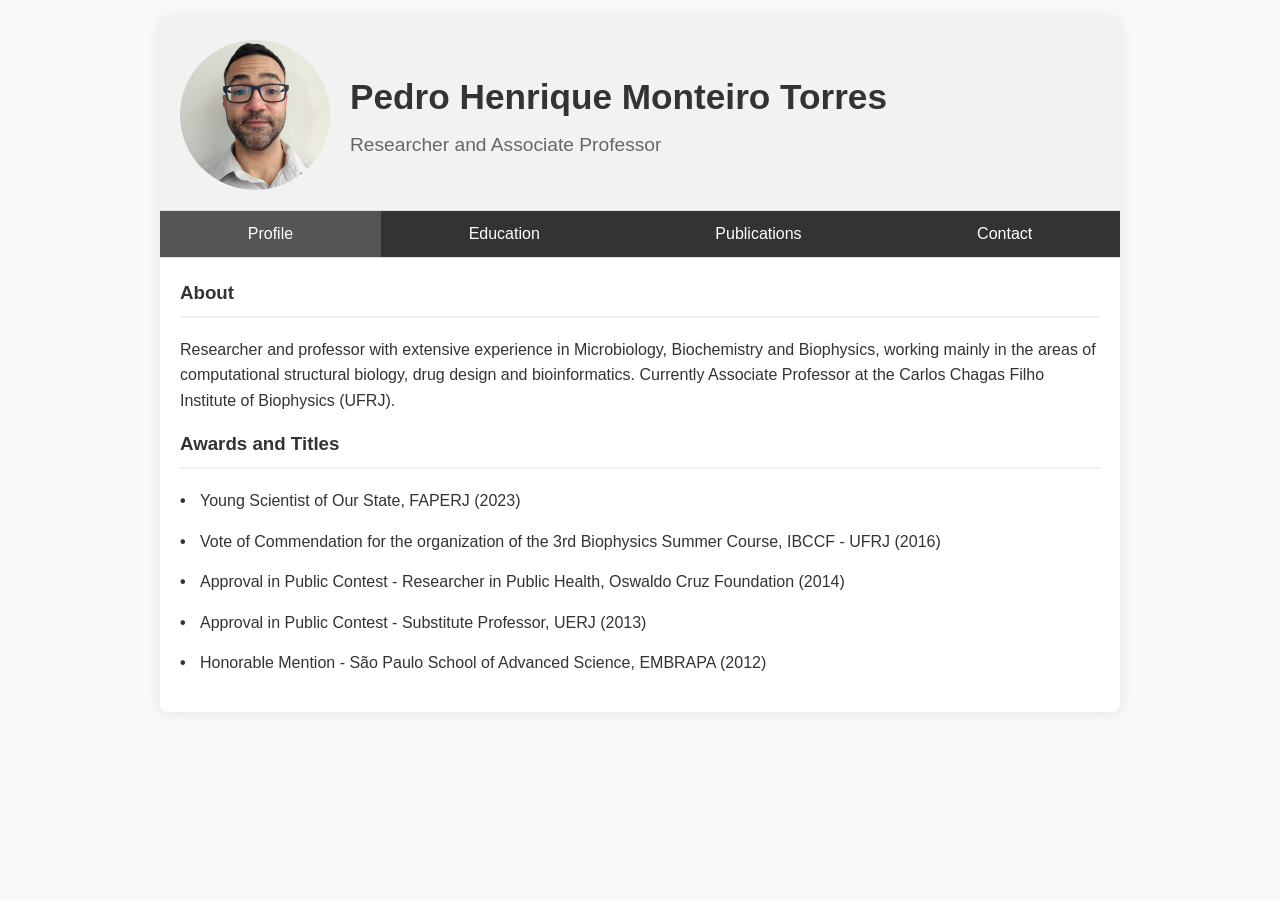
<file: index-bilingual.html>
<!DOCTYPE html>
<html lang="en">
<head>
<meta charset="UTF-8">
<meta name="viewport" content="width=device-width, initial-scale=1.0">
<title>CV - Pedro Henrique Monteiro Torres</title>
<style>
    body { font-family: -apple-system, BlinkMacSystemFont, "Segoe UI", Roboto, Helvetica, Arial, sans-serif; line-height: 1.6; color: #333; background-color: #f9f9f9; margin: 0; padding: 20px; }
    .container { max-width: 960px; margin: auto; background: #fff; box-shadow: 0 0 15px rgba(0,0,0,0.1); border-radius: 8px; overflow: hidden; }
    .header { display: flex; align-items: center; padding: 20px; background-color: #f2f2f2; border-bottom: 1px solid #ddd; }
    .profile-pic { width: 150px; height: 150px; border-radius: 50%; object-fit: cover; margin-right: 20px; }
    .header-info h1 { margin: 0; font-size: 2.2em; color: #333; }
    .header-info h2 { margin: 5px 0 0; font-size: 1.2em; color: #666; font-weight: 400; }
    .tabs { display: flex; background: #333; }
    .tab-button { background: #333; border: none; color: white; padding: 14px 16px; cursor: pointer; font-size: 1em; flex-grow: 1; transition: background-color 0.3s; }
    .tab-button:hover, .tab-button.active { background-color: #555; }
    .tab-content { display: none; padding: 20px; border-top: 1px solid #ddd; animation: fadeIn 0.5s; }
    .tab-content.active { display: block; }
    @keyframes fadeIn { from { opacity: 0; } to { opacity: 1; } }
    ul { list-style-type: none; padding-left: 0; }
    li { margin-bottom: 15px; padding-left: 20px; position: relative; }
    li::before { content: '•'; color: #333; font-weight: bold; position: absolute; left: 0; }
    h3 { border-bottom: 2px solid #f0f0f0; padding-bottom: 8px; margin-top: 0; }
</style>
</head>
<body>

<div class="container">
    <div class="header">
        <img src="foto.jpg" alt="Pedro Henrique Monteiro Torres" class="profile-pic">
        <div class="header-info">
            <h1>Pedro Henrique Monteiro Torres</h1>
            <h2>Researcher and Associate Professor</h2>
        </div>
    </div>

    <div class="tabs">
        <button class="tab-button active" onclick="openTab(event, 'perfil')">Profile</button>
        <button class="tab-button" onclick="openTab(event, 'formacao')">Education</button>
        <button class="tab-button" onclick="openTab(event, 'publicacoes')">Publications</button>
        <button class="tab-button" onclick="openTab(event, 'contato')">Contact</button>
    </div>

    <div id="perfil" class="tab-content active">
        <h3>About</h3>
        <p>Researcher and professor with extensive experience in Microbiology, Biochemistry and Biophysics, working mainly in the areas of computational structural biology, drug design and bioinformatics. Currently Associate Professor at the Carlos Chagas Filho Institute of Biophysics (UFRJ).</p>
        <h3>Awards and Titles</h3>
        <ul>
            <li>Young Scientist of Our State, FAPERJ (2023)</li>
            <li>Vote of Commendation for the organization of the 3rd Biophysics Summer Course, IBCCF - UFRJ (2016)</li>
            <li>Approval in Public Contest - Researcher in Public Health, Oswaldo Cruz Foundation (2014)</li>
            <li>Approval in Public Contest - Substitute Professor, UERJ (2013)</li>
            <li>Honorable Mention - São Paulo School of Advanced Science, EMBRAPA (2012)</li>
        </ul>
    </div>

    <div id="formacao" class="tab-content">
        <h3>Academic Background</h3>
        <ul>
            <li><strong>PhD in Biological Sciences (Biophysics)</strong> - 2014, Federal University of Rio de Janeiro (UFRJ)</li>
            <li><strong>Master in Biological Sciences (Biophysics)</strong> - 2010, Federal University of Rio de Janeiro (UFRJ)</li>
            <li><strong>Bachelor in Biological Sciences: Microbiology and Immunology</strong> - 2008, Federal University of Rio de Janeiro (UFRJ)</li>
        </ul>
        <h3>Professional Experience</h3>
        <ul>
            <li><strong>Associate Professor</strong>, UFRJ (Mar 2020 - Present)</li>
            <li><strong>Associate Researcher</strong>, University of Cambridge (2018 - 2020)</li>
            <li><strong>Researcher (Scientific Computing Program)</strong>, Fiocruz (2016 - 2018)</li>
            <li><strong>Substitute Professor</strong>, UERJ (2013 - 2014)</li>
        </ul>
    </div>

    <div id="publicacoes" class="tab-content">
        <h3>Full Articles Published in Periodicals</h3>
        <ul><li>BANDEIRA, P.T. et al. (2025). Immunolocalization and 3D modeling of three unique proteins belonging to the costa of Tritrichomonas foetus. PARASITOLOGY RESEARCH. <a href="https://doi.org/10.1007/s00436-025-08466-4" target="_blank">[DOI]</a></li>
<li>GOMES, V.M.S. et al. (2025). RND/HAE-1 members in the Pseudomonadota phylum: exploring multidrug resistance. BIOPHYSICAL REVIEWS. <a href="https://doi.org/10.1007/s12551-025-01297-8" target="_blank">[DOI]</a></li>
<li>DE VASCONCELOS E SOUZA, A. et al. (2024). Gene Expression and Prognostic Value of NADPH Oxidase Enzymes in Breast Cancer. INTERNATIONAL JOURNAL OF MOLECULAR SCIENCES. <a href="https://doi.org/10.3390/ijms25063464" target="_blank">[DOI]</a></li>
<li>MOTTIN, M. et al. (2022). Chalcones from Angelica keiskei (ashitaba) inhibit key Zika virus replication proteins. BIOORGANIC CHEMISTRY.</li>
<li>COELHO, F.S. et al. (2021). A novel receptor for platelet-activating factor and lysophosphatidylcholine in Trypanosoma cruzi. Molecular Microbiology. <a href="https://doi.org/10.1111/mmi.14778" target="_blank">[DOI]</a></li>
<li>ALSULAMI, A.F. et al. (2021). COSMIC Cancer Gene Census 3D database: understanding the impacts of mutations on cancer targets. BRIEFINGS IN BIOINFORMATICS. <a href="https://doi.org/10.1093/bib/bbab220" target="_blank">[DOI]</a></li>
<li>JOFILY, P. et al. (2021). Improving Blind Docking in DOCK6 through an Automated Preliminary Fragment Probing Strategy. MOLECULES. <a href="https://doi.org/10.3390/molecules26051224" target="_blank">[DOI]</a></li>
<li>MENDES, V. et al. (2021). Inhibiting Mycobacterium tuberculosis CoaBC by targeting an allosteric site. Nature Communications. <a href="https://doi.org/10.1038/s41467-020-20224-x" target="_blank">[DOI]</a></li>
<li>BEAUDOIN, C.A. et al. (2021). Predicted structural mimicry of spike receptor-binding motifs from highly pathogenic human coronaviruses. COMPUTATIONAL AND STRUCTURAL BIOTECHNOLOGY JOURNAL. <a href="https://doi.org/10.1016/j.csbj.2021.06.041" target="_blank">[DOI]</a></li>
<li>TORRES, P.H.M. et al. (2021). ProtCHOIR: a tool for proteome-scale generation of homo-oligomers. BRIEFINGS IN BIOINFORMATICS. <a href="https://doi.org/10.1093/bib/bbab182" target="_blank">[DOI]</a></li>
<li>ALSULAMI, A.F. et al. (2021). SARS-CoV-2 3D database: understanding the coronavirus proteome and evaluating possible drug targets. Briefings in Bioinformatics. <a href="https://doi.org/10.1093/bib/bbaa404" target="_blank">[DOI]</a></li>
<li>VEDITHI, S.C. et al. (2021). Structure-Guided Computational Approaches to Unravel Druggable Proteomic Landscape of Mycobacterium leprae. FRONTIERS IN MOLECULAR BIOSCIENCES. <a href="https://doi.org/10.3389/fmolb.2021.663301" target="_blank">[DOI]</a></li>
<li>COPOIU, L. et al. (2020). ProCarbDB: a database of carbohydrate-binding proteins. NUCLEIC ACIDS RESEARCH. <a href="https://doi.org/10.1093/nar/gkz860" target="_blank">[DOI]</a></li>
<li>TORRES, P.H.M. et al. (2019). Key Topics in Molecular Docking for Drug Design. INTERNATIONAL JOURNAL OF MOLECULAR SCIENCES. <a href="https://doi.org/10.3390/ijms20184574" target="_blank">[DOI]</a></li>
<li>SKWARK, M.J. et al. (2019). Mabellini: a genome-wide database for understanding the structural proteome... Database-The Journal of Biological Databases and Curation. <a href="https://doi.org/10.1093/database/baz113" target="_blank">[DOI]</a></li>
<li>MARYAM, A. et al. (2019). The Molecular Organization of Human cGMP Specific Phosphodiesterase 6 (PDE6)... COMPUTATIONAL AND STRUCTURAL BIOTECHNOLOGY JOURNAL. <a href="https://doi.org/10.1016/j.csbj.2019.03.004" target="_blank">[DOI]</a></li>
<li>MOTTIN, M. et al. (2018). Computational drug discovery for the Zika virus. BRAZILIAN JOURNAL OF PHARMACEUTICAL SCIENCES. <a href="https://doi.org/10.1590/s2175-97902018000001002" target="_blank">[DOI]</a></li>
<li>GÓMEZ, M.M. et al. (2018). Genomic and structural features of the yellow fever virus from the 2016-2017 Brazilian outbreak. JOURNAL OF GENERAL VIROLOGY. <a href="https://doi.org/10.1099/jgv.0.001033" target="_blank">[DOI]</a></li>
<li>MARTINS, L.C. et al. (2018). Investigation of the binding mode of a novel cruzain inhibitor... JOURNAL OF COMPUTER-AIDED MOLECULAR DESIGN.</li>
<li>MOTTIN, M. et al. (2018). The A-Z of Zika drug discovery. DRUG DISCOVERY TODAY. <a href="https://doi.org/10.1016/j.drudis.2018.06.014" target="_blank">[DOI]</a></li>
<li>SODERO, A.C.R. et. al. (2017). Insights into cytochrome bc1 complex binding mode of antimalarial 2-hydroxy-1,4-naphthoquinones... MEMORIAS DO INSTITUTO OSWALDO CRUZ. <a href="https://doi.org/10.1590/0074-02760160417" target="_blank">[DOI]</a></li>
<li>TORRES, P.H.M. et al. (2016). Alternative Model for RND-Type Efflux Pump. Journal of the Brazilian Chemical Society. <a href="https://doi.org/10.5935/0103-5053.20160125" target="_blank">[DOI]</a></li>
<li>COSTA, L.B. et al. (2016). Compound profiling and 3D-QSAR studies of hydrazone derivatives with activity against intracellular Trypanosoma cruzi. Bioorganic & Medicinal Chemistry. <a href="https://doi.org/10.1016/j.bmc.2016.02.027" target="_blank">[DOI]</a></li>
<li>SOARES, R.O. et al. (2016). Dataset showing the impact of the protonation states on molecular dynamics of HIV protease. Data in Brief. <a href="https://doi.org/10.1016/j.dib.2016.07.040" target="_blank">[DOI]</a></li>
<li>SOARES, R.O. et al. (2016). Unraveling HIV Protease Flaps Dynamics by Constant pH Molecular Dynamics Simulations. Journal of Structural Biology. <a href="https://doi.org/10.1016/j.jsb.2016.06.006" target="_blank">[DOI]</a></li>
<li>DE OLIVEIRA, V.M. et al. (2014). New treatments for Chagas disease and the relationship between chagasic patients and cancers. Cancer Research Journal. <a href="https://doi.org/10.11648/j.crj.s.2014020601.12" target="_blank">[DOI]</a></li>
<li>HOELZ, L.V.B. et al. (2013). G Protein-Coupled Receptors. Revista Virtual de Química. <a href="https://doi.org/10.1126/science.289.5480.739" target="_blank">[DOI]</a></li>
<li>TORRES, P.H.M. et al. (2011). Structural analysis of the N-terminal fragment of the antiangiogenic protein endostatin... Proteins. <a href="https://doi.org/10.1002/prot.23096" target="_blank">[DOI]</a></li></ul>
        <h3>Book Chapters</h3>
        <ul><li>Waman, V.P. et al. (2020). The Genome3D Consortium for Structural Annotations of Selected Model Organisms. In: Methods in Molecular Biology. <a href="https://doi.org/10.1007/978-1-0716-0708-4_3" target="_blank">[DOI]</a></li>
<li>HOELZ, L.V.B. et. al. (2015). G Protein-Coupled Receptors. In: Compendium of Medicinal Chemistry. <a href="https://doi.org/10.1126/science.289.5480.739" target="_blank">[DOI]</a></li></ul>
        <h3>Abstracts in Event Proceedings</h3>
        <ul><li>TORRES, P.H.M. et al. (2010). Conformational Analysis of an Antiangiogenic and Antitumor Endostatin-Derived Peptide. In: II INBEB Annual Meeting. <a href="https://doi.org/10.1038/nrc.2016.108" target="_blank">[DOI]</a></li>
<li>TORRES, P.H.M. et al. (2010). Conformational Analysis of an Antiangiogenic and Antitumor Endostatin-Derived Peptide. In: 3rd Latin American Protein Society Meeting. <a href="https://doi.org/10.1038/nrc.2016.108" target="_blank">[DOI]</a></li>
<li>TORRES, P.H.M. et al. (2010). Molecular Dynamics Assisted Planning Of Antiangiogenic Peptides Based on Endostatin. In: III Latin American Postgraduate Program of Biophysics Course. <a href="https://doi.org/10.1016/j.molonc.2008.04.001" target="_blank">[DOI]</a></li></ul>
    </div>

    <div id="contato" class="tab-content">
        <h3>Contact Me</h3>
        
        <p><strong>Alternative Email:</strong> <a href="mailto:monteirotorres@biof.ufrj.br">monteirotorres@biof.ufrj.br</a></p>
        
        <p><strong>Lattes:</strong> <a href="http://lattes.cnpq.br/4188974374017863" target="_blank">http://lattes.cnpq.br/4188974374017863</a></p>
        <p><strong>Orcid:</strong> <a href="https://orcid.org/0000-0002-0945-1495" target="_blank">https://orcid.org/0000-0002-0945-1495</a></p>
    </div>

</div>

<script>
function openTab(evt, tabName) {
    var i, tabcontent, tablinks;
    tabcontent = document.getElementsByClassName("tab-content");
    for (i = 0; i < tabcontent.length; i++) {
        tabcontent[i].style.display = "none";
    }
    tablinks = document.getElementsByClassName("tab-button");
    for (i = 0; i < tablinks.length; i++) {
        tablinks[i].className = tablinks[i].className.replace(" active", "");
    }
    document.getElementById(tabName).style.display = "block";
    evt.currentTarget.className += " active";
}
</script>

</body>
</html>
</file>
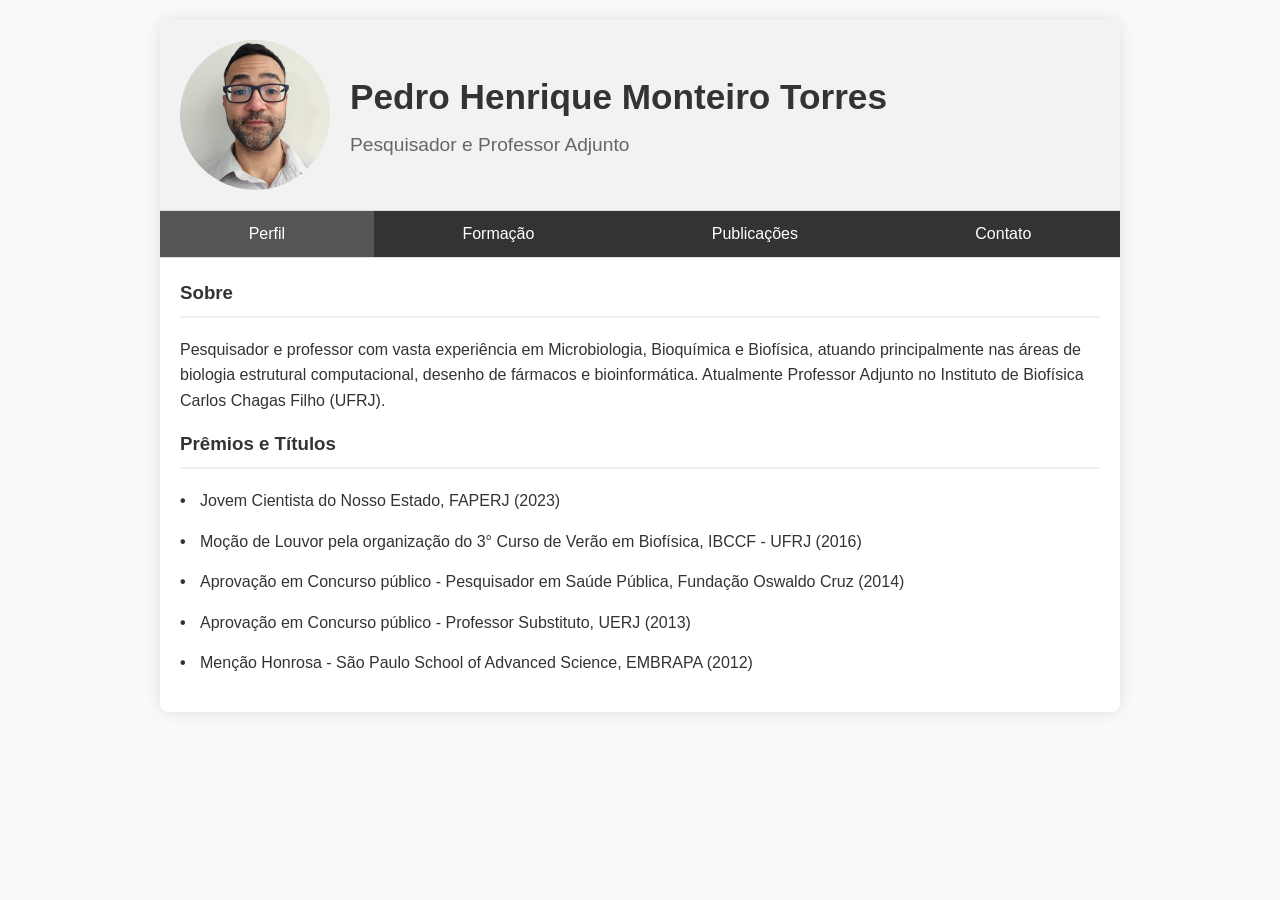
<file: index-pt.html>
<!DOCTYPE html>
<html lang="pt-BR">
<head>
<meta charset="UTF-8">
<meta name="viewport" content="width=device-width, initial-scale=1.0">
<title>CV - Pedro Henrique Monteiro Torres</title>
<style>
    body { font-family: -apple-system, BlinkMacSystemFont, "Segoe UI", Roboto, Helvetica, Arial, sans-serif; line-height: 1.6; color: #333; background-color: #f9f9f9; margin: 0; padding: 20px; }
    .container { max-width: 960px; margin: auto; background: #fff; box-shadow: 0 0 15px rgba(0,0,0,0.1); border-radius: 8px; overflow: hidden; }
    .header { display: flex; align-items: center; padding: 20px; background-color: #f2f2f2; border-bottom: 1px solid #ddd; }
    .profile-pic { width: 150px; height: 150px; border-radius: 50%; object-fit: cover; margin-right: 20px; }
    .header-info h1 { margin: 0; font-size: 2.2em; color: #333; }
    .header-info h2 { margin: 5px 0 0; font-size: 1.2em; color: #666; font-weight: 400; }
    .tabs { display: flex; background: #333; }
    .tab-button { background: #333; border: none; color: white; padding: 14px 16px; cursor: pointer; font-size: 1em; flex-grow: 1; transition: background-color 0.3s; }
    .tab-button:hover, .tab-button.active { background-color: #555; }
    .tab-content { display: none; padding: 20px; border-top: 1px solid #ddd; animation: fadeIn 0.5s; }
    .tab-content.active { display: block; }
    @keyframes fadeIn { from { opacity: 0; } to { opacity: 1; } }
    ul { list-style-type: none; padding-left: 0; }
    li { margin-bottom: 15px; padding-left: 20px; position: relative; }
    li::before { content: '•'; color: #333; font-weight: bold; position: absolute; left: 0; }
    h3 { border-bottom: 2px solid #f0f0f0; padding-bottom: 8px; margin-top: 0; }
</style>
</head>
<body>

<div class="container">
    <div class="header">
        <img src="foto.jpg" alt="Pedro Henrique Monteiro Torres" class="profile-pic">
        <div class="header-info">
            <h1>Pedro Henrique Monteiro Torres</h1>
            <h2>Pesquisador e Professor Adjunto</h2>
        </div>
    </div>

    <div class="tabs">
        <button class="tab-button active" onclick="openTab(event, 'perfil')">Perfil</button>
        <button class="tab-button" onclick="openTab(event, 'formacao')">Formação</button>
        <button class="tab-button" onclick="openTab(event, 'publicacoes')">Publicações</button>
        <button class="tab-button" onclick="openTab(event, 'contato')">Contato</button>
    </div>

    <div id="perfil" class="tab-content active">
        <h3>Sobre</h3>
        <p>Pesquisador e professor com vasta experiência em Microbiologia, Bioquímica e Biofísica, atuando principalmente nas áreas de biologia estrutural computacional, desenho de fármacos e bioinformática. Atualmente Professor Adjunto no Instituto de Biofísica Carlos Chagas Filho (UFRJ).</p>
        <h3>Prêmios e Títulos</h3>
        <ul>
            <li>Jovem Cientista do Nosso Estado, FAPERJ (2023)</li>
            <li>Moção de Louvor pela organização do 3° Curso de Verão em Biofísica, IBCCF - UFRJ (2016)</li>
            <li>Aprovação em Concurso público - Pesquisador em Saúde Pública, Fundação Oswaldo Cruz (2014)</li>
            <li>Aprovação em Concurso público - Professor Substituto, UERJ (2013)</li>
            <li>Menção Honrosa - São Paulo School of Advanced Science, EMBRAPA (2012)</li>
        </ul>
    </div>

    <div id="formacao" class="tab-content">
        <h3>Formação Acadêmica</h3>
        <ul>
            <li><strong>Doutorado em Ciências Biológicas (Biofísica)</strong> - 2014, Universidade Federal do Rio de Janeiro (UFRJ)</li>
            <li><strong>Mestrado em Ciências Biológicas (Biofísica)</strong> - 2010, Universidade Federal do Rio de Janeiro (UFRJ)</li>
            <li><strong>Graduação em Ciências Biológicas: Microbiologia e Imunologia</strong> - 2008, Universidade Federal do Rio de Janeiro (UFRJ)</li>
        </ul>
        <h3>Experiência Profissional</h3>
        <ul>
            <li><strong>Professor Adjunto</strong>, UFRJ (Mar 2020 - Atual)</li>
            <li><strong>Pesquisador Associado</strong>, University of Cambridge (2018 - 2020)</li>
            <li><strong>Pesquisador (Programa de Computação Científica)</strong>, Fiocruz (2016 - 2018)</li>
            <li><strong>Professor Substituto</strong>, UERJ (2013 - 2014)</li>
        </ul>
    </div>

    <div id="publicacoes" class="tab-content">
        <h3>Artigos Completos Publicados em Periódicos</h3>
        <ul><li>BANDEIRA, P.T. et al. (2025). Immunolocalization and 3D modeling of three unique proteins belonging to the costa of Tritrichomonas foetus. PARASITOLOGY RESEARCH. <a href="https://doi.org/10.1007/s00436-025-08466-4" target="_blank">[DOI]</a></li>
<li>GOMES, V.M.S. et al. (2025). RND/HAE-1 members in the Pseudomonadota phylum: exploring multidrug resistance. BIOPHYSICAL REVIEWS. <a href="https://doi.org/10.1007/s12551-025-01297-8" target="_blank">[DOI]</a></li>
<li>DE VASCONCELOS E SOUZA, A. et al. (2024). Gene Expression and Prognostic Value of NADPH Oxidase Enzymes in Breast Cancer. INTERNATIONAL JOURNAL OF MOLECULAR SCIENCES. <a href="https://doi.org/10.3390/ijms25063464" target="_blank">[DOI]</a></li>
<li>MOTTIN, M. et al. (2022). Chalcones from Angelica keiskei (ashitaba) inhibit key Zika virus replication proteins. BIOORGANIC CHEMISTRY.</li>
<li>COELHO, F.S. et al. (2021). A novel receptor for platelet-activating factor and lysophosphatidylcholine in Trypanosoma cruzi. Molecular Microbiology. <a href="https://doi.org/10.1111/mmi.14778" target="_blank">[DOI]</a></li>
<li>ALSULAMI, A.F. et al. (2021). COSMIC Cancer Gene Census 3D database: understanding the impacts of mutations on cancer targets. BRIEFINGS IN BIOINFORMATICS. <a href="https://doi.org/10.1093/bib/bbab220" target="_blank">[DOI]</a></li>
<li>JOFILY, P. et al. (2021). Improving Blind Docking in DOCK6 through an Automated Preliminary Fragment Probing Strategy. MOLECULES. <a href="https://doi.org/10.3390/molecules26051224" target="_blank">[DOI]</a></li>
<li>MENDES, V. et al. (2021). Inhibiting Mycobacterium tuberculosis CoaBC by targeting an allosteric site. Nature Communications. <a href="https://doi.org/10.1038/s41467-020-20224-x" target="_blank">[DOI]</a></li>
<li>BEAUDOIN, C.A. et al. (2021). Predicted structural mimicry of spike receptor-binding motifs from highly pathogenic human coronaviruses. COMPUTATIONAL AND STRUCTURAL BIOTECHNOLOGY JOURNAL. <a href="https://doi.org/10.1016/j.csbj.2021.06.041" target="_blank">[DOI]</a></li>
<li>TORRES, P.H.M. et al. (2021). ProtCHOIR: a tool for proteome-scale generation of homo-oligomers. BRIEFINGS IN BIOINFORMATICS. <a href="https://doi.org/10.1093/bib/bbab182" target="_blank">[DOI]</a></li>
<li>ALSULAMI, A.F. et al. (2021). SARS-CoV-2 3D database: understanding the coronavirus proteome and evaluating possible drug targets. Briefings in Bioinformatics. <a href="https://doi.org/10.1093/bib/bbaa404" target="_blank">[DOI]</a></li>
<li>VEDITHI, S.C. et al. (2021). Structure-Guided Computational Approaches to Unravel Druggable Proteomic Landscape of Mycobacterium leprae. FRONTIERS IN MOLECULAR BIOSCIENCES. <a href="https://doi.org/10.3389/fmolb.2021.663301" target="_blank">[DOI]</a></li>
<li>COPOIU, L. et al. (2020). ProCarbDB: a database of carbohydrate-binding proteins. NUCLEIC ACIDS RESEARCH. <a href="https://doi.org/10.1093/nar/gkz860" target="_blank">[DOI]</a></li>
<li>TORRES, P.H.M. et al. (2019). Key Topics in Molecular Docking for Drug Design. INTERNATIONAL JOURNAL OF MOLECULAR SCIENCES. <a href="https://doi.org/10.3390/ijms20184574" target="_blank">[DOI]</a></li>
<li>SKWARK, M.J. et al. (2019). Mabellini: a genome-wide database for understanding the structural proteome... Database-The Journal of Biological Databases and Curation. <a href="https://doi.org/10.1093/database/baz113" target="_blank">[DOI]</a></li>
<li>MARYAM, A. et al. (2019). The Molecular Organization of Human cGMP Specific Phosphodiesterase 6 (PDE6)... COMPUTATIONAL AND STRUCTURAL BIOTECHNOLOGY JOURNAL. <a href="https://doi.org/10.1016/j.csbj.2019.03.004" target="_blank">[DOI]</a></li>
<li>MOTTIN, M. et al. (2018). Computational drug discovery for the Zika virus. BRAZILIAN JOURNAL OF PHARMACEUTICAL SCIENCES. <a href="https://doi.org/10.1590/s2175-97902018000001002" target="_blank">[DOI]</a></li>
<li>GÓMEZ, M.M. et al. (2018). Genomic and structural features of the yellow fever virus from the 2016-2017 Brazilian outbreak. JOURNAL OF GENERAL VIROLOGY. <a href="https://doi.org/10.1099/jgv.0.001033" target="_blank">[DOI]</a></li>
<li>MARTINS, L.C. et al. (2018). Investigation of the binding mode of a novel cruzain inhibitor... JOURNAL OF COMPUTER-AIDED MOLECULAR DESIGN.</li>
<li>MOTTIN, M. et al. (2018). The A-Z of Zika drug discovery. DRUG DISCOVERY TODAY. <a href="https://doi.org/10.1016/j.drudis.2018.06.014" target="_blank">[DOI]</a></li>
<li>SODERO, A.C.R. et al. (2017). Insights into cytochrome bc1 complex binding mode of antimalarial 2-hydroxy-1,4-naphthoquinones... MEMORIAS DO INSTITUTO OSWALDO CRUZ. <a href="https://doi.org/10.1590/0074-02760160417" target="_blank">[DOI]</a></li>
<li>TORRES, P.H.M. et al. (2016). Alternative Model for RND-Type Efflux Pump. Journal of the Brazilian Chemical Society. <a href="https://doi.org/10.5935/0103-5053.20160125" target="_blank">[DOI]</a></li>
<li>COSTA, L.B. et al. (2016). Compound profiling and 3D-QSAR studies of hydrazone derivatives with activity against intracellular Trypanosoma cruzi. Bioorganic & Medicinal Chemistry. <a href="https://doi.org/10.1016/j.bmc.2016.02.027" target="_blank">[DOI]</a></li>
<li>SOARES, R.O. et al. (2016). Dataset showing the impact of the protonation states on molecular dynamics of HIV protease. Data in Brief. <a href="https://doi.org/10.1016/j.dib.2016.07.040" target="_blank">[DOI]</a></li>
<li>SOARES, R.O. et al. (2016). Unraveling HIV Protease Flaps Dynamics by Constant pH Molecular Dynamics Simulations. Journal of Structural Biology. <a href="https://doi.org/10.1016/j.jsb.2016.06.006" target="_blank">[DOI]</a></li>
<li>DE OLIVEIRA, V.M. et al. (2014). New treatments for Chagas disease and the relationship between chagasic patients and cancers. Cancer Research Journal. <a href="https://doi.org/10.11648/j.crj.s.2014020601.12" target="_blank">[DOI]</a></li>
<li>HOELZ, L.V.B. et al. (2013). G Protein-Coupled Receptors. Revista Virtual de Química. <a href="https://doi.org/10.1126/science.289.5480.739" target="_blank">[DOI]</a></li>
<li>TORRES, P.H.M. et al. (2011). Structural analysis of the N-terminal fragment of the antiangiogenic protein endostatin... Proteins. <a href="https://doi.org/10.1002/prot.23096" target="_blank">[DOI]</a></li></ul>
        <h3>Capítulos de Livros</h3>
        <ul><li>Waman, V.P. et al. (2020). The Genome3D Consortium for Structural Annotations of Selected Model Organisms. In: Methods in Molecular Biology. <a href="https://doi.org/10.1007/978-1-0716-0708-4_3" target="_blank">[DOI]</a></li>
<li>HOELZ, L.V.B. et al. (2015). G Protein-Coupled Receptors. In: Compendium of Medicinal Chemistry. <a href="https://doi.org/10.1126/science.289.5480.739" target="_blank">[DOI]</a></li></ul>
        <h3>Resumos em Anais de Eventos</h3>
        <ul><li>TORRES, P.H.M. et al. (2010). Conformational Analysis of an Antiangiogenic and Antitumor Endostatin-Derived Peptide. In: II Encontro Anual do INBEB. <a href="https://doi.org/10.1038/nrc.2016.108" target="_blank">[DOI]</a></li>
<li>TORRES, P.H.M. et al. (2010). Conformational Analysis of an Antiangiogenic and Antitumor Endostatin-Derived Peptide. In: 3rd Latin American Protein Society Meeting. <a href="https://doi.org/10.1038/nrc.2016.108" target="_blank">[DOI]</a></li>
<li>TORRES, P.H.M. et al. (2010). Molecular Dynamics Assisted Planning Of Antiangiogenic Peptides Based on Endostatin. In: III Latin American Postgraduate Program of Biophysics Course. <a href="https://doi.org/10.1016/j.molonc.2008.04.001" target="_blank">[DOI]</a></li></ul>
    </div>

    <div id="contato" class="tab-content">
        <h3>Entre em Contato</h3>
        
        <p><strong>Email Alternativo:</strong> <a href="mailto:monteirotorres@biof.ufrj.br">monteirotorres@biof.ufrj.br</a></p>
        
        <p><strong>Lattes:</strong> <a href="http://lattes.cnpq.br/4188974374017863" target="_blank">http://lattes.cnpq.br/4188974374017863</a></p>
        <p><strong>Orcid:</strong> <a href="https://orcid.org/0000-0002-0945-1495" target="_blank">https://orcid.org/0000-0002-0945-1495</a></p>
    </div>

</div>

<script>
function openTab(evt, tabName) {
    var i, tabcontent, tablinks;
    tabcontent = document.getElementsByClassName("tab-content");
    for (i = 0; i < tabcontent.length; i++) {
        tabcontent[i].style.display = "none";
    }
    tablinks = document.getElementsByClassName("tab-button");
    for (i = 0; i < tablinks.length; i++) {
        tablinks[i].className = tablinks[i].className.replace(" active", "");
    }
    document.getElementById(tabName).style.display = "block";
    evt.currentTarget.className += " active";
}
</script>

</body>
</html>
</file>
